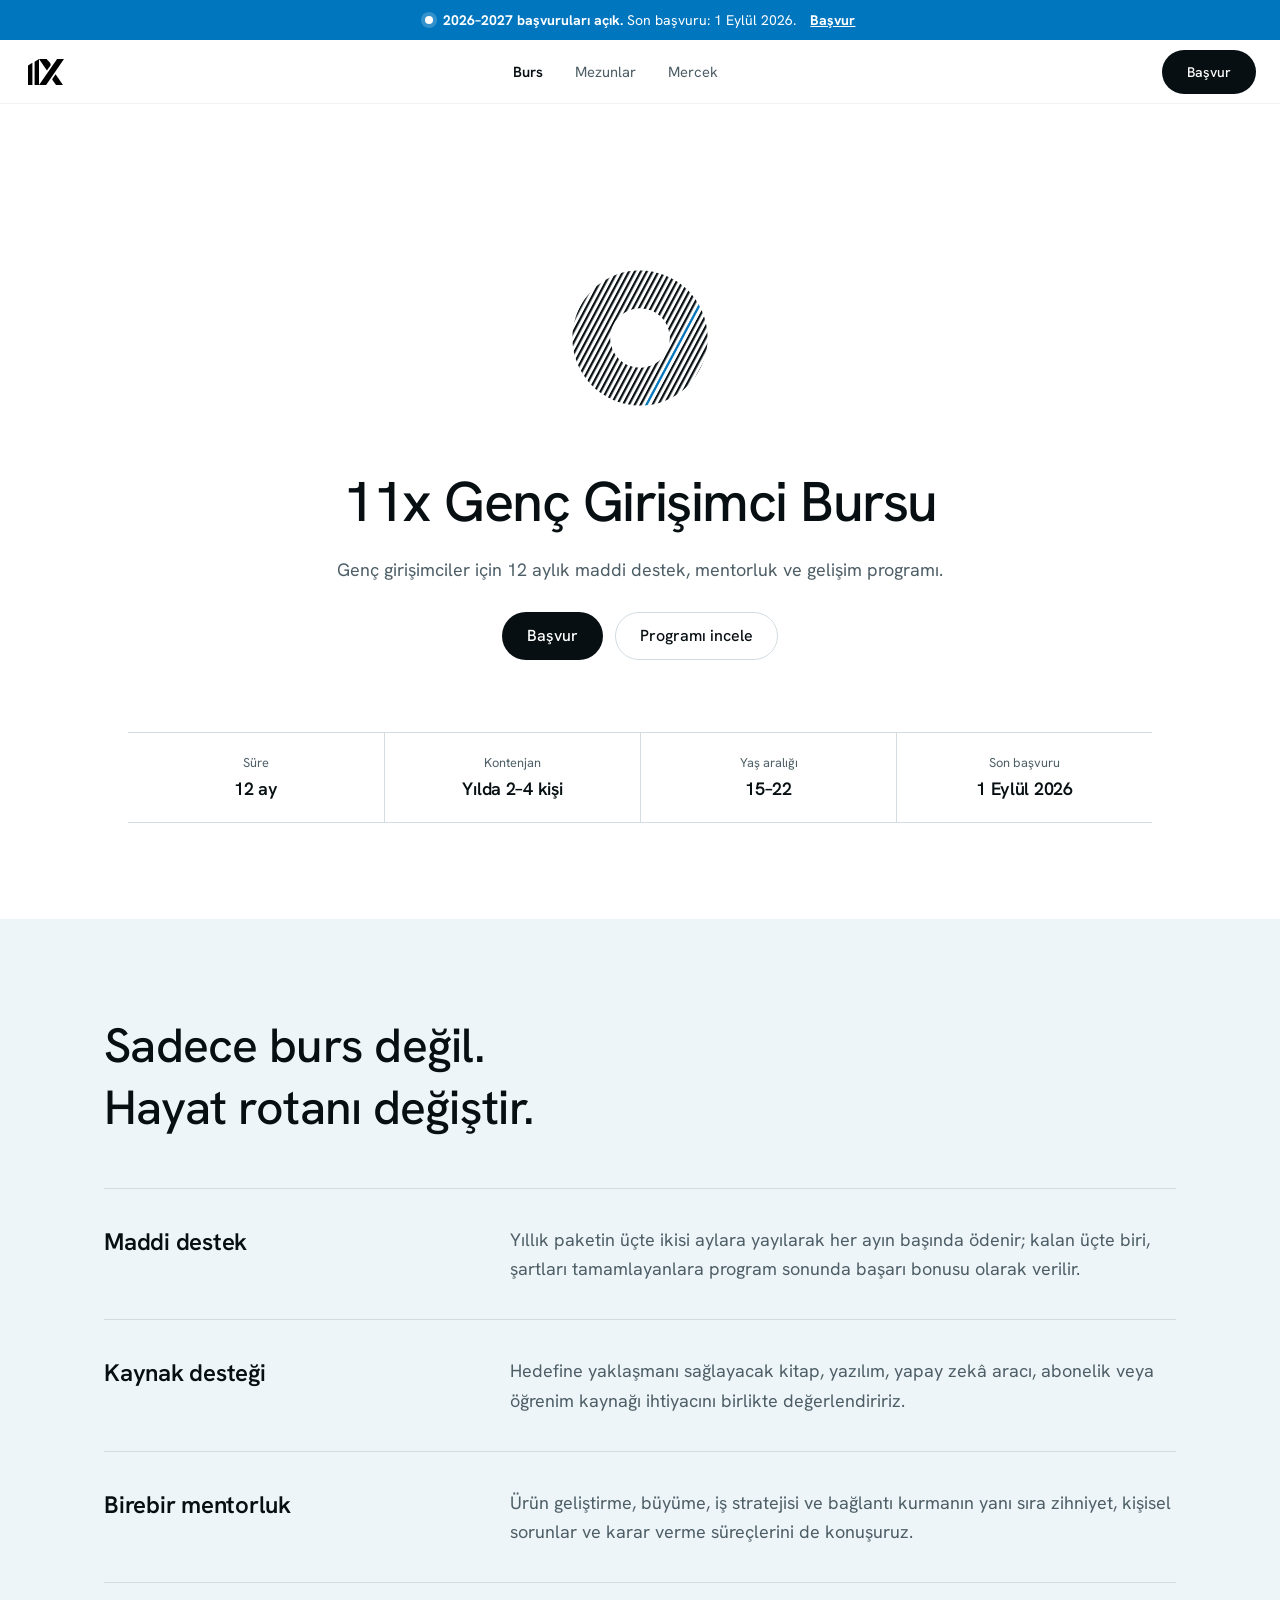
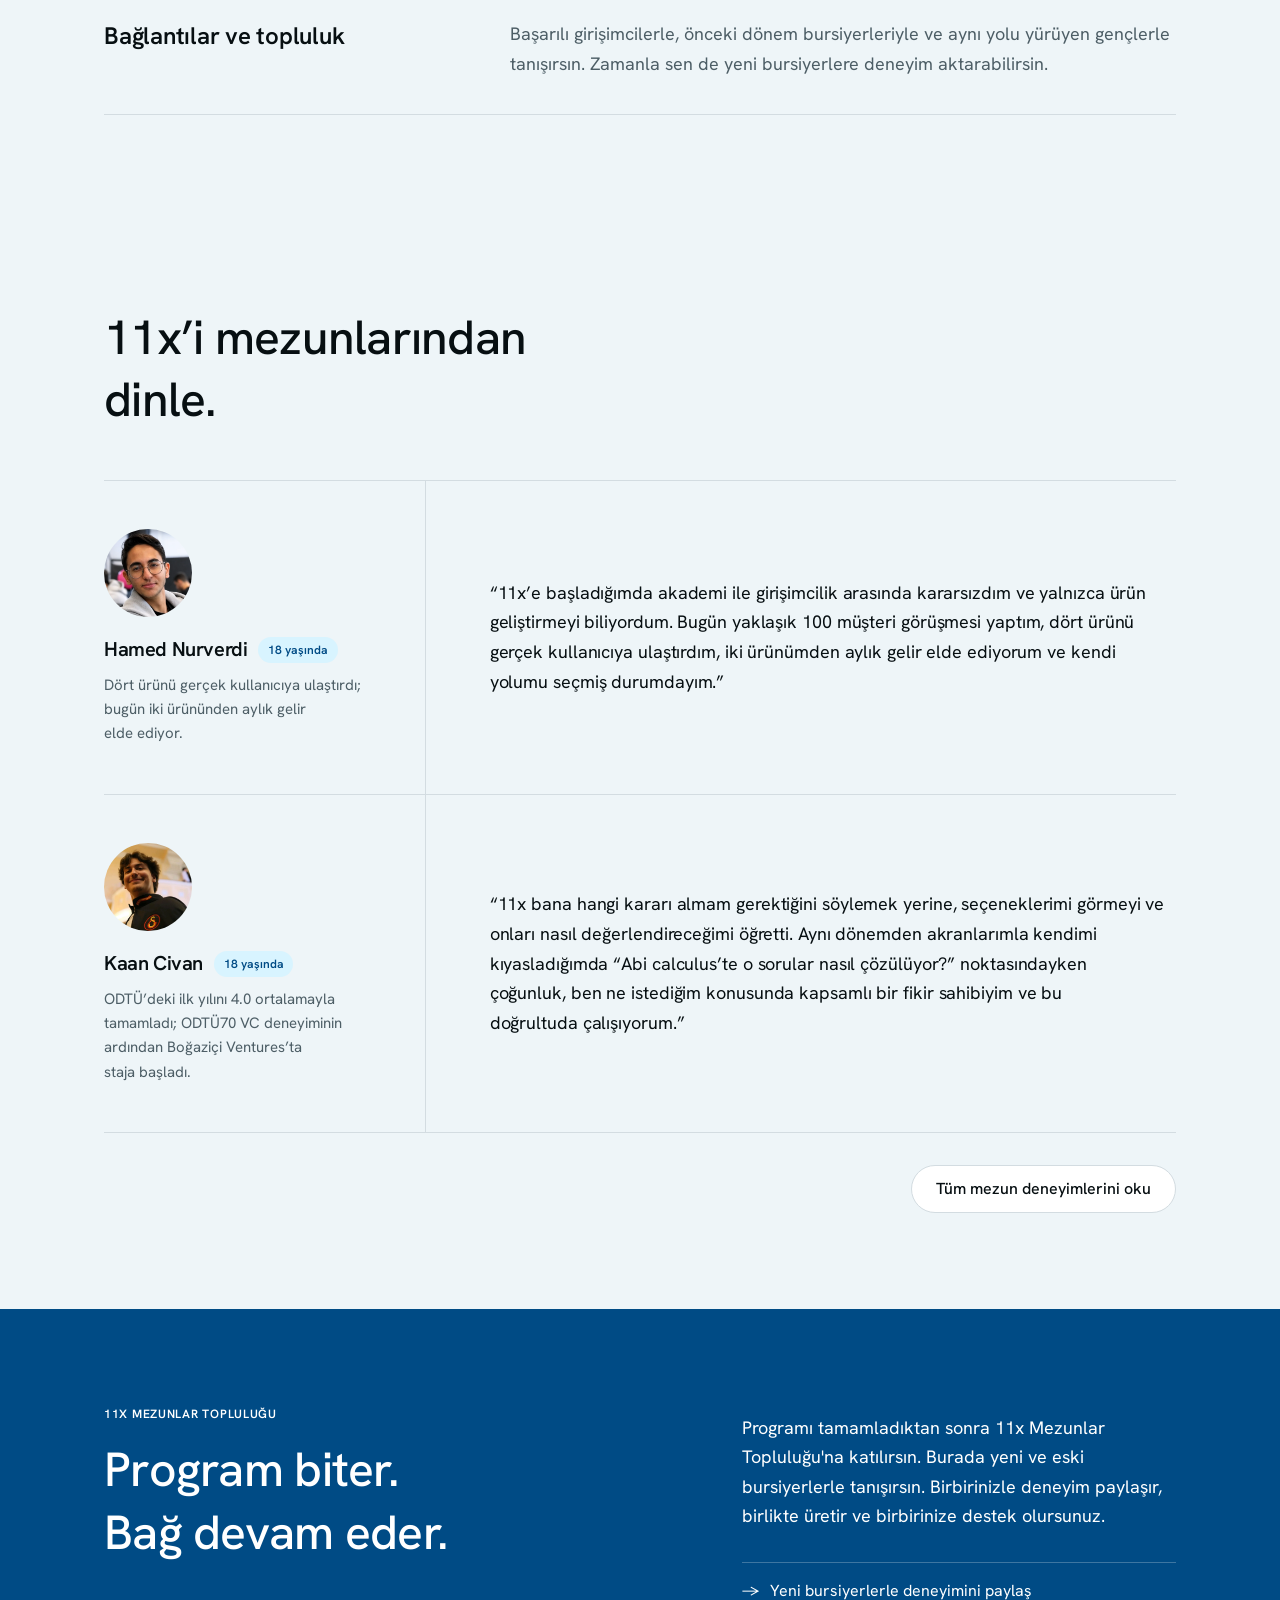
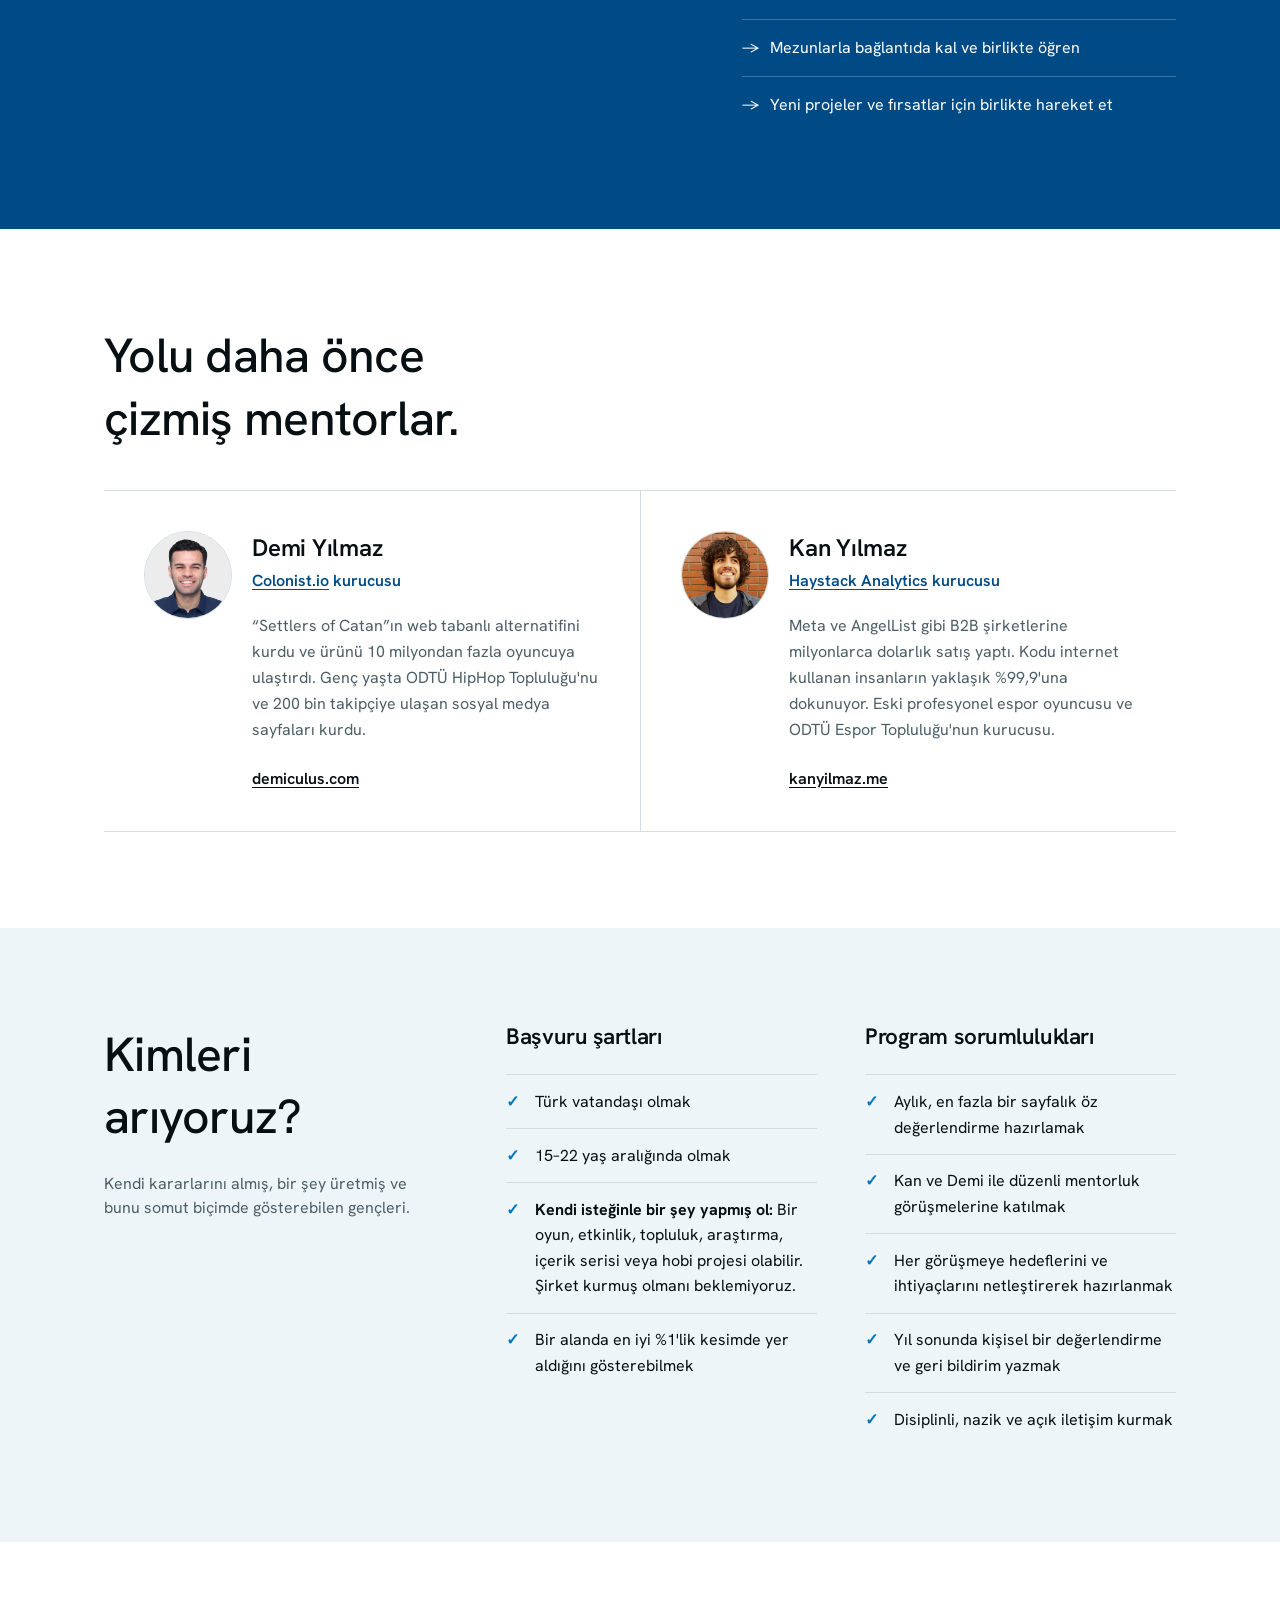
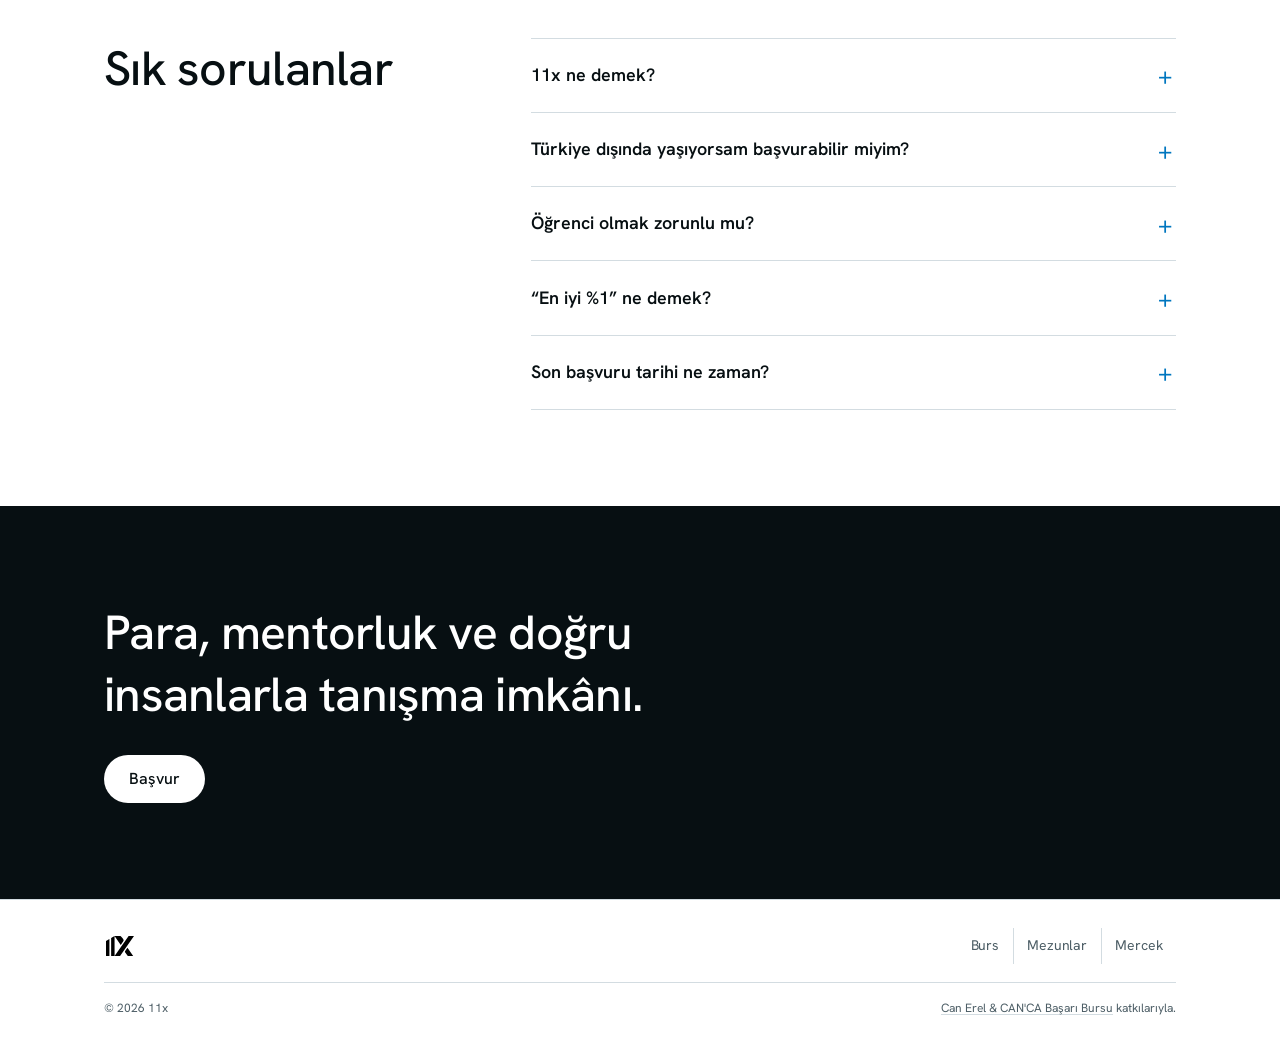
<file: index.html>
<!DOCTYPE html>
<html lang="tr">
  <head>
    <meta charset="utf-8">
    <!-- Google tag (gtag.js) -->
    <script async src="https://www.googletagmanager.com/gtag/js?id=G-90TMK4M0CC"></script>
    <script>
      window.dataLayer = window.dataLayer || [];
      function gtag(){dataLayer.push(arguments);}
      gtag('js', new Date());

      gtag('config', 'G-90TMK4M0CC');
    </script>
    <meta
      name="viewport"
      content="width=device-width, initial-scale=1, viewport-fit=cover"
    >
    <title>11x Genç Girişimci Bursu</title>
    <meta
      name="description"
      content="15–22 yaşındaki gençler için 12 aylık maddi destek, birebir mentorluk, kaynak ve girişimcilik programı. Son başvuru: 1 Eylül 2026."
    >
    <meta name="theme-color" content="oklch(1 0 0)">
    <meta property="og:title" content="11x Genç Girişimci Bursu">
    <meta
      property="og:description"
      content="Genç girişimciler için 12 aylık maddi destek, mentorluk ve gelişim programı. Son başvuru: 1 Eylül 2026."
    >
    <meta property="og:type" content="website">
    <meta property="og:url" content="https://11xburs.com/">
    <link rel="canonical" href="https://11xburs.com/">
    <link rel="icon" href="assets/11x-logo.svg" type="image/svg+xml">
    <link rel="preconnect" href="https://fonts.googleapis.com">
    <link rel="preconnect" href="https://fonts.gstatic.com" crossorigin>
    <link
      href="https://fonts.googleapis.com/css2?family=Hanken+Grotesk:wght@400;500;600;700&amp;display=swap"
      rel="stylesheet"
    >
    <link rel="stylesheet" href="styles.css?v=20260812.8">
  </head>
  <body>
    <a class="skip-link" href="#icerik">İçeriğe geç</a>

    <div class="announcement">
      <div class="container announcement__inner">
        <span class="announcement__dot" aria-hidden="true"></span>
        <p>
          <strong>2026–2027 başvuruları açık.</strong>
          Son başvuru: <time datetime="2026-09-01">1 Eylül 2026</time>.
        </p>
        <a
          href="https://forms.gle/wE8u88QNbs6UGq2R9"
          target="_blank"
          rel="noopener noreferrer"
        >
          Başvur
        </a>
      </div>
    </div>

    <header class="site-header">
      <nav class="container nav" aria-label="Ana navigasyon">
        <a class="wordmark" href="/" aria-label="11x ana sayfa">
          <img
            class="wordmark__logo"
            src="/assets/11x-logo.svg"
            alt=""
            width="861"
            height="606"
          >
        </a>
        <div class="nav__links">
          <a href="/" aria-current="page">Burs</a>
          <a href="/mezunlar/">Mezunlar</a>
          <a href="/mercek/">Mercek</a>
        </div>
        <a
          class="button button--small button--dark"
          href="https://forms.gle/wE8u88QNbs6UGq2R9"
          target="_blank"
          rel="noopener noreferrer"
        >
          Başvur
        </a>
      </nav>
    </header>

    <main id="icerik">
      <section class="hero container" aria-labelledby="hero-title">
        <img
          class="hero__art"
          src="assets/shape-02.svg"
          alt="Çizgili bir çember içinde diğerlerinden ayrılan tek kobalt çizgi"
          width="1200"
          height="900"
        >
        <div class="hero__copy">
          <h1 id="hero-title">11x Genç Girişimci Bursu</h1>
          <p class="hero__lead">
            Genç girişimciler için 12 aylık maddi destek, mentorluk ve gelişim
            programı.
          </p>
          <div class="hero__actions">
            <a
              class="button button--dark"
              href="https://forms.gle/wE8u88QNbs6UGq2R9"
              target="_blank"
              rel="noopener noreferrer"
            >
              Başvur
            </a>
            <a class="button button--outline" href="#destek">Programı incele</a>
          </div>
        </div>

        <dl class="fact-strip">
          <div>
            <dt>Süre</dt>
            <dd>12 ay</dd>
          </div>
          <div>
            <dt>Kontenjan</dt>
            <dd>Yılda 2–4 kişi</dd>
          </div>
          <div>
            <dt>Yaş aralığı</dt>
            <dd>15–22</dd>
          </div>
          <div>
            <dt>Son başvuru</dt>
            <dd><time datetime="2026-09-01">1 Eylül 2026</time></dd>
          </div>
        </dl>
      </section>

      <section class="section section--surface" id="destek">
        <div class="container">
          <div class="section-heading section-heading--solo">
            <h2>Sadece burs değil.<br>Hayat rotanı değiştir.</h2>
          </div>

          <div class="support-list">
            <article class="support-row">
              <h3>Maddi destek</h3>
              <div>
                <p>
                  Yıllık paketin üçte ikisi aylara yayılarak her ayın başında
                  ödenir; kalan üçte biri, şartları tamamlayanlara
                  program sonunda başarı bonusu olarak verilir.
                </p>
              </div>
            </article>
            <article class="support-row">
              <h3>Kaynak desteği</h3>
              <div>
                <p>
                  Hedefine yaklaşmanı sağlayacak kitap, yazılım, yapay zekâ
                  aracı, abonelik veya öğrenim kaynağı ihtiyacını birlikte
                  değerlendiririz.
                </p>
              </div>
            </article>
            <article class="support-row">
              <h3>Birebir mentorluk</h3>
              <div>
                <p>
                  Ürün geliştirme, büyüme, iş stratejisi ve bağlantı kurmanın
                  yanı sıra zihniyet, kişisel sorunlar ve karar verme
                  süreçlerini de konuşuruz.
                </p>
              </div>
            </article>
            <article class="support-row">
              <h3>Bağlantılar ve topluluk</h3>
              <div>
                <p>
                  Başarılı girişimcilerle, önceki dönem bursiyerleriyle ve aynı
                  yolu yürüyen gençlerle tanışırsın. Zamanla sen de yeni
                  bursiyerlere deneyim aktarabilirsin.
                </p>
              </div>
            </article>
          </div>
        </div>
      </section>

      <section class="section alumni-voices" aria-labelledby="mezun-sesi-baslik">
        <div class="container">
          <div class="section-heading section-heading--solo">
            <h2 id="mezun-sesi-baslik">11x’i mezunlarından<br>dinle.</h2>
          </div>

          <article class="alumni-highlight">
            <div class="alumni-highlight__person">
              <img
                class="alumni-portrait alumni-portrait--small"
                src="assets/hamed.webp"
                alt=""
                width="640"
                height="640"
              >
              <div>
                <h3>
                  Hamed Nurverdi <span class="age-badge">18 yaşında</span>
                </h3>
                <p>
                  Dört ürünü gerçek kullanıcıya ulaştırdı; bugün iki ürününden
                  aylık gelir elde ediyor.
                </p>
              </div>
            </div>
            <figure class="alumni-highlight__quote">
              <blockquote>
                “11x’e başladığımda akademi ile girişimcilik arasında
                kararsızdım ve yalnızca ürün geliştirmeyi biliyordum. Bugün
                yaklaşık 100 müşteri görüşmesi yaptım, dört ürünü gerçek
                kullanıcıya ulaştırdım, iki ürünümden aylık gelir elde ediyorum
                ve kendi yolumu seçmiş durumdayım.”
              </blockquote>
            </figure>
          </article>

          <article class="alumni-highlight">
            <div class="alumni-highlight__person">
              <img
                class="alumni-portrait alumni-portrait--small"
                src="assets/kaan-civan.webp"
                alt=""
                width="640"
                height="640"
              >
              <div>
                <h3>
                  Kaan Civan <span class="age-badge">18 yaşında</span>
                </h3>
                <p>
                  ODTÜ’deki ilk yılını 4.0 ortalamayla tamamladı; ODTÜ70 VC
                  deneyiminin ardından Boğaziçi Ventures’ta staja başladı.
                </p>
              </div>
            </div>
            <figure class="alumni-highlight__quote">
              <blockquote>
                “11x bana hangi kararı almam gerektiğini söylemek yerine,
                seçeneklerimi görmeyi ve onları nasıl değerlendireceğimi
                öğretti. Aynı dönemden akranlarımla kendimi kıyasladığımda
                “Abi calculus’te o sorular nasıl çözülüyor?” noktasındayken
                çoğunluk, ben ne istediğim konusunda kapsamlı bir fikir
                sahibiyim ve bu doğrultuda çalışıyorum.”
              </blockquote>
            </figure>
          </article>

          <div class="alumni-voices__footer">
            <a class="button button--outline" href="mezunlar/">
              Tüm mezun deneyimlerini oku
            </a>
          </div>
        </div>
      </section>

      <section class="section community">
        <div class="container community__layout">
          <div>
            <p class="community__label">11x Mezunlar Topluluğu</p>
            <h2>Program biter.<br>Bağ devam eder.</h2>
          </div>
          <div class="community__copy">
            <p>
              Programı tamamladıktan sonra 11x Mezunlar Topluluğu'na
              katılırsın. Burada yeni ve eski bursiyerlerle tanışırsın.
              Birbirinizle deneyim paylaşır, birlikte üretir ve birbirinize
              destek olursunuz.
            </p>
            <ul>
              <li>Yeni bursiyerlerle deneyimini paylaş</li>
              <li>Mezunlarla bağlantıda kal ve birlikte öğren</li>
              <li>Yeni projeler ve fırsatlar için birlikte hareket et</li>
            </ul>
          </div>
        </div>
      </section>

      <section class="section" id="mentorlar">
        <div class="container">
          <div class="section-heading section-heading--compact">
            <h2>Yolu daha önce<br>çizmiş mentorlar.</h2>
          </div>

          <div class="mentors">
            <article class="mentor">
              <img
                class="mentor__photo"
                src="assets/demi-yilmaz.webp"
                alt=""
                width="640"
                height="640"
              >
              <div class="mentor__content">
                <h3>Demi Yılmaz</h3>
                <p class="mentor__role">
                  <a
                    href="https://colonist.io"
                    target="_blank"
                    rel="noopener noreferrer"
                  >Colonist.io</a>
                  kurucusu
                </p>
                <p>
                  “Settlers of Catan”ın web tabanlı alternatifini kurdu ve
                  ürünü 10 milyondan fazla oyuncuya ulaştırdı. Genç yaşta ODTÜ
                  HipHop Topluluğu'nu ve 200 bin takipçiye ulaşan sosyal medya
                  sayfaları kurdu.
                </p>
                <a
                  href="https://demiculus.com"
                  target="_blank"
                  rel="noopener noreferrer"
                >
                  demiculus.com
                </a>
              </div>
            </article>

            <article class="mentor">
              <img
                class="mentor__photo"
                src="assets/kan-yilmaz.webp"
                alt=""
                width="640"
                height="640"
              >
              <div class="mentor__content">
                <h3>Kan Yılmaz</h3>
                <p class="mentor__role">
                  <a
                    href="https://www.usehaystack.io"
                    target="_blank"
                    rel="noopener noreferrer"
                  >Haystack Analytics</a>
                  kurucusu
                </p>
                <p>
                  Meta ve AngelList gibi B2B şirketlerine milyonlarca dolarlık
                  satış yaptı. Kodu internet kullanan insanların yaklaşık
                  %99,9'una dokunuyor. Eski profesyonel espor oyuncusu ve ODTÜ
                  Espor Topluluğu'nun kurucusu.
                </p>
                <a
                  href="https://kanyilmaz.me"
                  target="_blank"
                  rel="noopener noreferrer"
                >
                  kanyilmaz.me
                </a>
              </div>
            </article>
          </div>
        </div>
      </section>

      <section class="section section--surface" id="beklentiler">
        <div class="container requirements">
          <div>
            <h2>Kimleri arıyoruz?</h2>
            <p>
              Kendi kararlarını almış, bir şey üretmiş ve bunu somut biçimde
              gösterebilen gençleri.
            </p>
          </div>
          <div class="requirements__columns">
            <div>
              <h3>Başvuru şartları</h3>
              <ul class="check-list">
                <li>Türk vatandaşı olmak</li>
                <li>15–22 yaş aralığında olmak</li>
                <li>
                  <strong>Kendi isteğinle bir şey yapmış ol:</strong> Bir oyun,
                  etkinlik, topluluk, araştırma, içerik serisi veya hobi
                  projesi olabilir. Şirket kurmuş olmanı beklemiyoruz.
                </li>
                <li>Bir alanda en iyi %1'lik kesimde yer aldığını gösterebilmek</li>
              </ul>
            </div>
            <div>
              <h3>Program sorumlulukları</h3>
              <ul class="check-list">
                <li>Aylık, en fazla bir sayfalık öz değerlendirme hazırlamak</li>
                <li>Kan ve Demi ile düzenli mentorluk görüşmelerine katılmak</li>
                <li>
                  Her görüşmeye hedeflerini ve ihtiyaçlarını netleştirerek
                  hazırlanmak
                </li>
                <li>
                  Yıl sonunda kişisel bir değerlendirme ve geri bildirim yazmak
                </li>
                <li>Disiplinli, nazik ve açık iletişim kurmak</li>
              </ul>
            </div>
          </div>
        </div>
      </section>

      <section class="section" id="sorular">
        <div class="container faq-layout">
          <div>
            <h2>Sık sorulanlar</h2>
          </div>
          <div class="faq">
            <details>
              <summary>11x ne demek?</summary>
              <p>
                <strong>1 + 1 = 11x.</strong> Bir genç ile doğru desteğin bir
                araya gelmesiyle oluşan çarpan etkisi.
              </p>
            </details>
            <details>
              <summary>Türkiye dışında yaşıyorsam başvurabilir miyim?</summary>
              <p>
                Evet. Türkiye'de veya yurt dışında yaşayan Türk vatandaşları
                başvurabilir.
              </p>
            </details>
            <details>
              <summary>Öğrenci olmak zorunlu mu?</summary>
              <p>
                Hayır. Temel kriterler yaş aralığı, Türk vatandaşlığı, daha
                önce proje üretmiş olmak ve bir alandaki sıra dışı başarını
                gösterebilmektir.
              </p>
            </details>
            <details>
              <summary>“En iyi %1” ne demek?</summary>
              <p>
                Bir oyunda sıralama, sporda derece, akademik başarı, takipçi
                sayısı, açık kaynak katkısı, dil seviyesi veya ürettiğin
                projenin sonucu gibi somut bir kanıt arıyoruz.
              </p>
            </details>
            <details>
              <summary>Son başvuru tarihi ne zaman?</summary>
              <p>
                Son başvuru tarihi 1 Eylül 2026'dır.
              </p>
            </details>
          </div>
        </div>
      </section>

      <section class="section application" id="basvuru">
        <div class="container">
          <div class="application__intro">
            <h2>Para, mentorluk ve doğru insanlarla tanışma imkânı.</h2>
            <a
              class="button button--light"
              href="https://forms.gle/wE8u88QNbs6UGq2R9"
              target="_blank"
              rel="noopener noreferrer"
            >
              Başvur
            </a>
          </div>
        </div>
      </section>
    </main>

    <footer class="footer">
      <div class="container">
        <div class="footer__row">
          <a
            class="wordmark wordmark--footer"
            href="/"
            aria-label="11x ana sayfa"
          >
            <img
              class="wordmark__logo"
              src="/assets/11x-logo.svg"
              alt=""
              width="861"
              height="606"
            >
          </a>
          <ul class="footer__nav">
            <li><a href="/" aria-current="page">Burs</a></li>
            <li><a href="/mezunlar/">Mezunlar</a></li>
            <li><a href="/mercek/">Mercek</a></li>
          </ul>
        </div>
        <div class="footer__meta">
          <span>© 2026 11x</span>
          <p>
            <a
              href="https://canerel.com.tr/basari-bursu"
              target="_blank"
              rel="noopener noreferrer"
            >Can Erel &amp; CAN'CA Başarı Bursu</a>
            katkılarıyla.
          </p>
        </div>
      </div>
    </footer>
  </body>
</html>
</file>
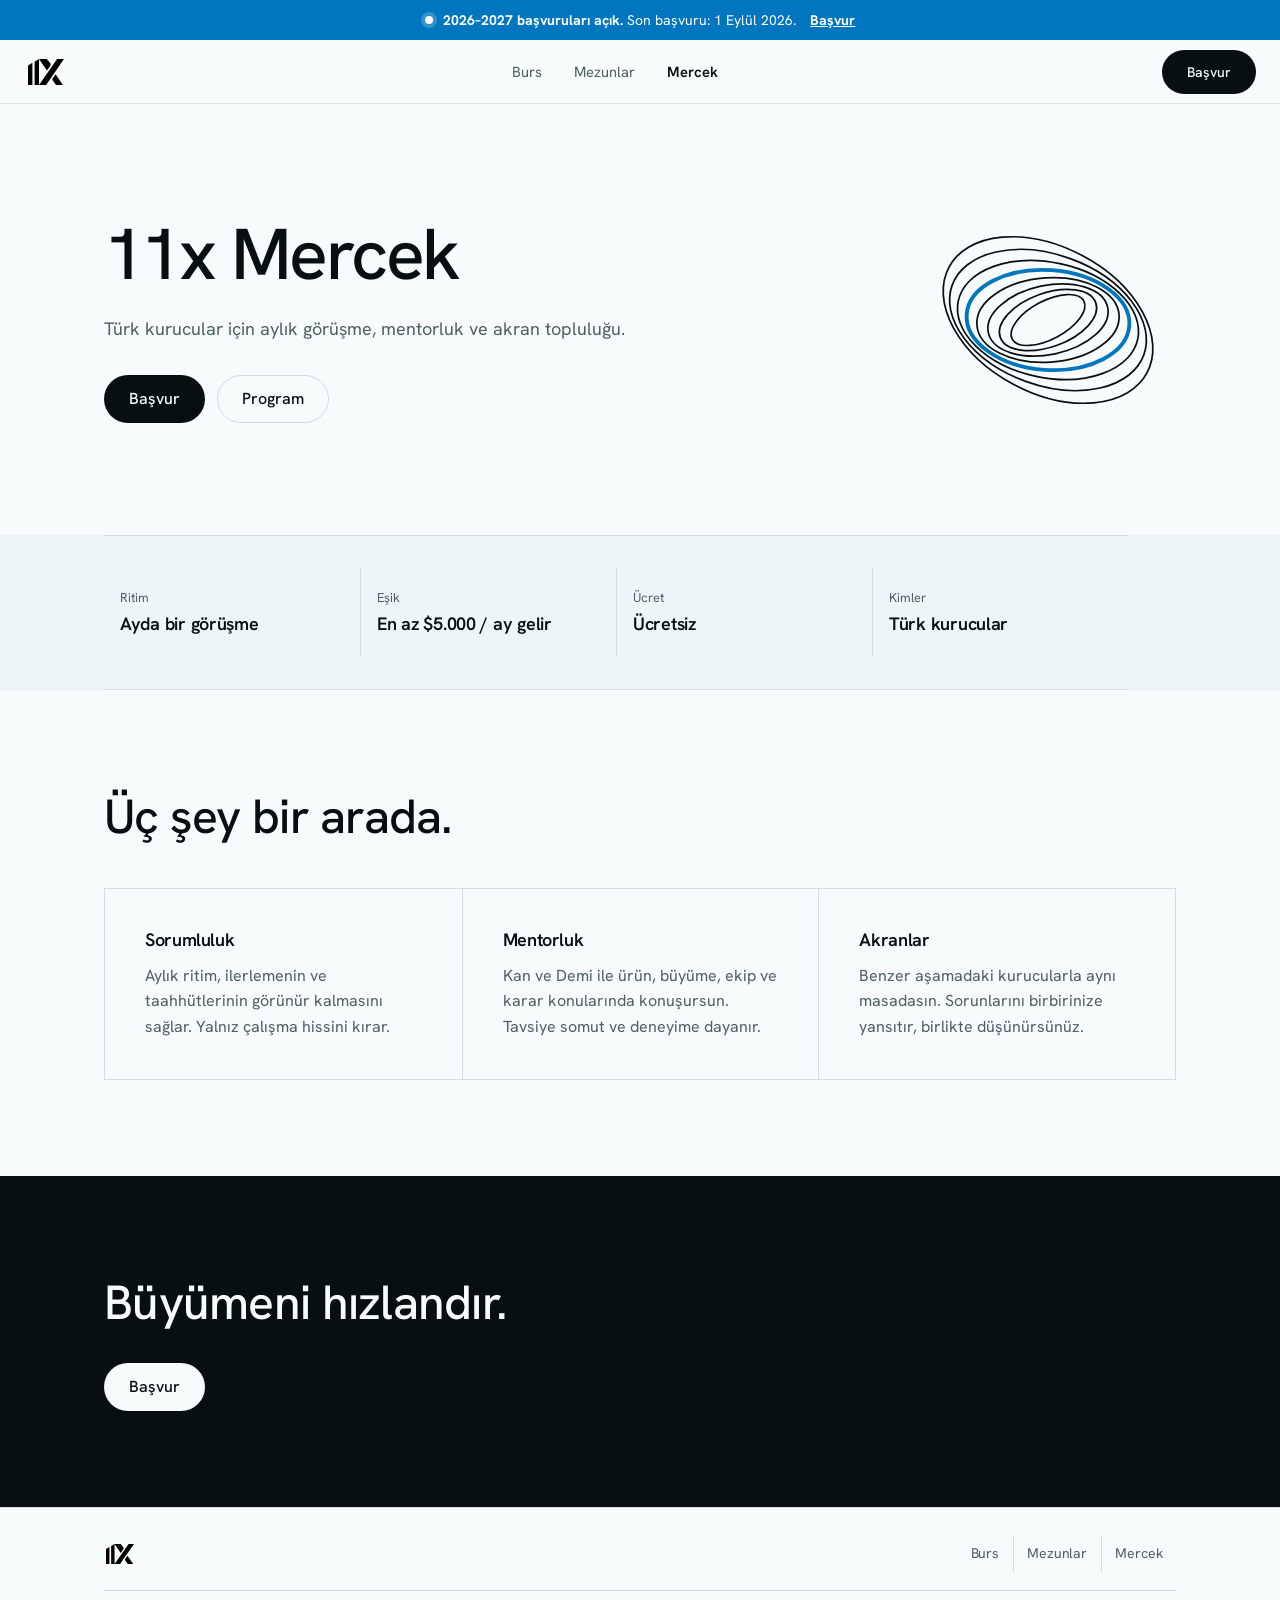
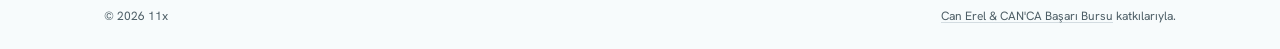
<file: mercek/index.html>
<!DOCTYPE html>
<html lang="tr">
  <head>
    <meta charset="utf-8">
    <!-- Google tag (gtag.js) -->
    <script async src="https://www.googletagmanager.com/gtag/js?id=G-90TMK4M0CC"></script>
    <script>
      window.dataLayer = window.dataLayer || [];
      function gtag(){dataLayer.push(arguments);}
      gtag('js', new Date());

      gtag('config', 'G-90TMK4M0CC');
    </script>
    <meta
      name="viewport"
      content="width=device-width, initial-scale=1, viewport-fit=cover"
    >
    <title>11x Mercek | Gelir elde eden Türk kurucular için</title>
    <meta
      name="description"
      content="Aylık en az 5.000 USD gelir elde eden Türk kurucular için ücretsiz aylık görüşme, mentorluk ve akran topluluğu."
    >
    <meta name="theme-color" content="oklch(0.16 0.015 230)">
    <meta property="og:title" content="11x Mercek">
    <meta
      property="og:description"
      content="Accountability, mentorluk ve benzer aşamadaki kurucularla aylık görüşmeler. Ücretsiz."
    >
    <meta property="og:type" content="website">
    <meta property="og:url" content="https://11xburs.com/mercek/">
    <link rel="canonical" href="https://11xburs.com/mercek/">
    <link rel="icon" href="../assets/11x-logo.svg" type="image/svg+xml">
    <link rel="preconnect" href="https://fonts.googleapis.com">
    <link rel="preconnect" href="https://fonts.gstatic.com" crossorigin>
    <link
      href="https://fonts.googleapis.com/css2?family=Hanken+Grotesk:wght@400;500;600;700&amp;display=swap"
      rel="stylesheet"
    >
    <link rel="stylesheet" href="../styles.css?v=20260812.8">
  </head>
  <body class="page-mercek">
    <a class="skip-link" href="#icerik">İçeriğe geç</a>

    <div class="announcement">
      <div class="container announcement__inner">
        <span class="announcement__dot" aria-hidden="true"></span>
        <p>
          <strong>2026–2027 başvuruları açık.</strong>
          Son başvuru: <time datetime="2026-09-01">1 Eylül 2026</time>.
        </p>
        <a
          href="https://forms.gle/wE8u88QNbs6UGq2R9"
          target="_blank"
          rel="noopener noreferrer"
        >
          Başvur
        </a>
      </div>
    </div>

    <header class="site-header">
      <nav class="container nav" aria-label="Ana navigasyon">
        <a class="wordmark" href="/" aria-label="11x ana sayfa">
          <img
            class="wordmark__logo"
            src="/assets/11x-logo.svg"
            alt=""
            width="861"
            height="606"
          >
        </a>
        <div class="nav__links">
          <a href="/">Burs</a>
          <a href="/mezunlar/">Mezunlar</a>
          <a href="/mercek/" aria-current="page">Mercek</a>
        </div>
        <a
          class="button button--small button--dark"
          href="https://forms.gle/wE8u88QNbs6UGq2R9"
          target="_blank"
          rel="noopener noreferrer"
        >
          Başvur
        </a>
      </nav>
    </header>

    <main id="icerik">
      <section class="mercek-hero container" aria-labelledby="mercek-baslik">
        <div class="mercek-hero__copy">
          <h1 id="mercek-baslik">11x Mercek</h1>
          <p class="mercek-hero__lead">
            Türk kurucular için aylık görüşme, mentorluk ve akran topluluğu.
          </p>
          <div class="mercek-hero__actions">
            <a
              class="button button--dark"
              href="https://forms.gle/DDXF66MxavWBtj5W9"
              target="_blank"
              rel="noopener noreferrer"
            >
              Başvur
            </a>
            <a class="button button--outline" href="#program">Program</a>
          </div>
        </div>
        <img
          class="mercek-hero__art"
          src="../assets/mercek-orbits.svg"
          alt="Birbirine yaklaşan koyu halkaların arasında tek bir kobalt halka"
          width="1200"
          height="900"
        >
      </section>

      <section class="section section--surface mercek-facts-wrap">
        <div class="container">
          <dl class="fact-strip fact-strip--mercek">
            <div>
              <dt>Ritim</dt>
              <dd>Ayda bir görüşme</dd>
            </div>
            <div>
              <dt>Eşik</dt>
              <dd>En az $5.000 / ay gelir</dd>
            </div>
            <div>
              <dt>Ücret</dt>
              <dd>Ücretsiz</dd>
            </div>
            <div>
              <dt>Kimler</dt>
              <dd>Türk kurucular</dd>
            </div>
          </dl>
        </div>
      </section>

      <section class="section" id="program" aria-labelledby="mercek-program-baslik">
        <div class="container">
          <div class="section-heading section-heading--solo section-heading--compact">
            <h2 id="mercek-program-baslik">Üç şey bir arada.</h2>
          </div>
          <div class="mercek-pillars">
            <article class="mercek-pillar">
              <h3>Sorumluluk</h3>
              <p>
                Aylık ritim, ilerlemenin ve taahhütlerinin görünür kalmasını
                sağlar. Yalnız çalışma hissini kırar.
              </p>
            </article>
            <article class="mercek-pillar">
              <h3>Mentorluk</h3>
              <p>
                Kan ve Demi ile ürün, büyüme, ekip ve karar konularında
                konuşursun. Tavsiye somut ve deneyime dayanır.
              </p>
            </article>
            <article class="mercek-pillar">
              <h3>Akranlar</h3>
              <p>
                Benzer aşamadaki kurucularla aynı masadasın. Sorunlarını
                birbirinize yansıtır, birlikte düşünürsünüz.
              </p>
            </article>
          </div>
        </div>
      </section>

      <section class="section application application--mercek" id="basvuru">
        <div class="container">
          <div class="application__intro">
            <h2>Büyümeni hızlandır.</h2>
            <a
              class="button button--light"
              href="https://forms.gle/DDXF66MxavWBtj5W9"
              target="_blank"
              rel="noopener noreferrer"
            >
              Başvur
            </a>
          </div>
        </div>
      </section>
    </main>

    <footer class="footer">
      <div class="container">
        <div class="footer__row">
          <a
            class="wordmark wordmark--footer"
            href="/"
            aria-label="11x ana sayfa"
          >
            <img
              class="wordmark__logo"
              src="/assets/11x-logo.svg"
              alt=""
              width="861"
              height="606"
            >
          </a>
          <ul class="footer__nav">
            <li><a href="/">Burs</a></li>
            <li><a href="/mezunlar/">Mezunlar</a></li>
            <li><a href="/mercek/" aria-current="page">Mercek</a></li>
          </ul>
        </div>
        <div class="footer__meta">
          <span>© 2026 11x</span>
          <p>
            <a
              href="https://canerel.com.tr/basari-bursu"
              target="_blank"
              rel="noopener noreferrer"
            >Can Erel &amp; CAN'CA Başarı Bursu</a>
            katkılarıyla.
          </p>
        </div>
      </div>
    </footer>
  </body>
</html>
</file>
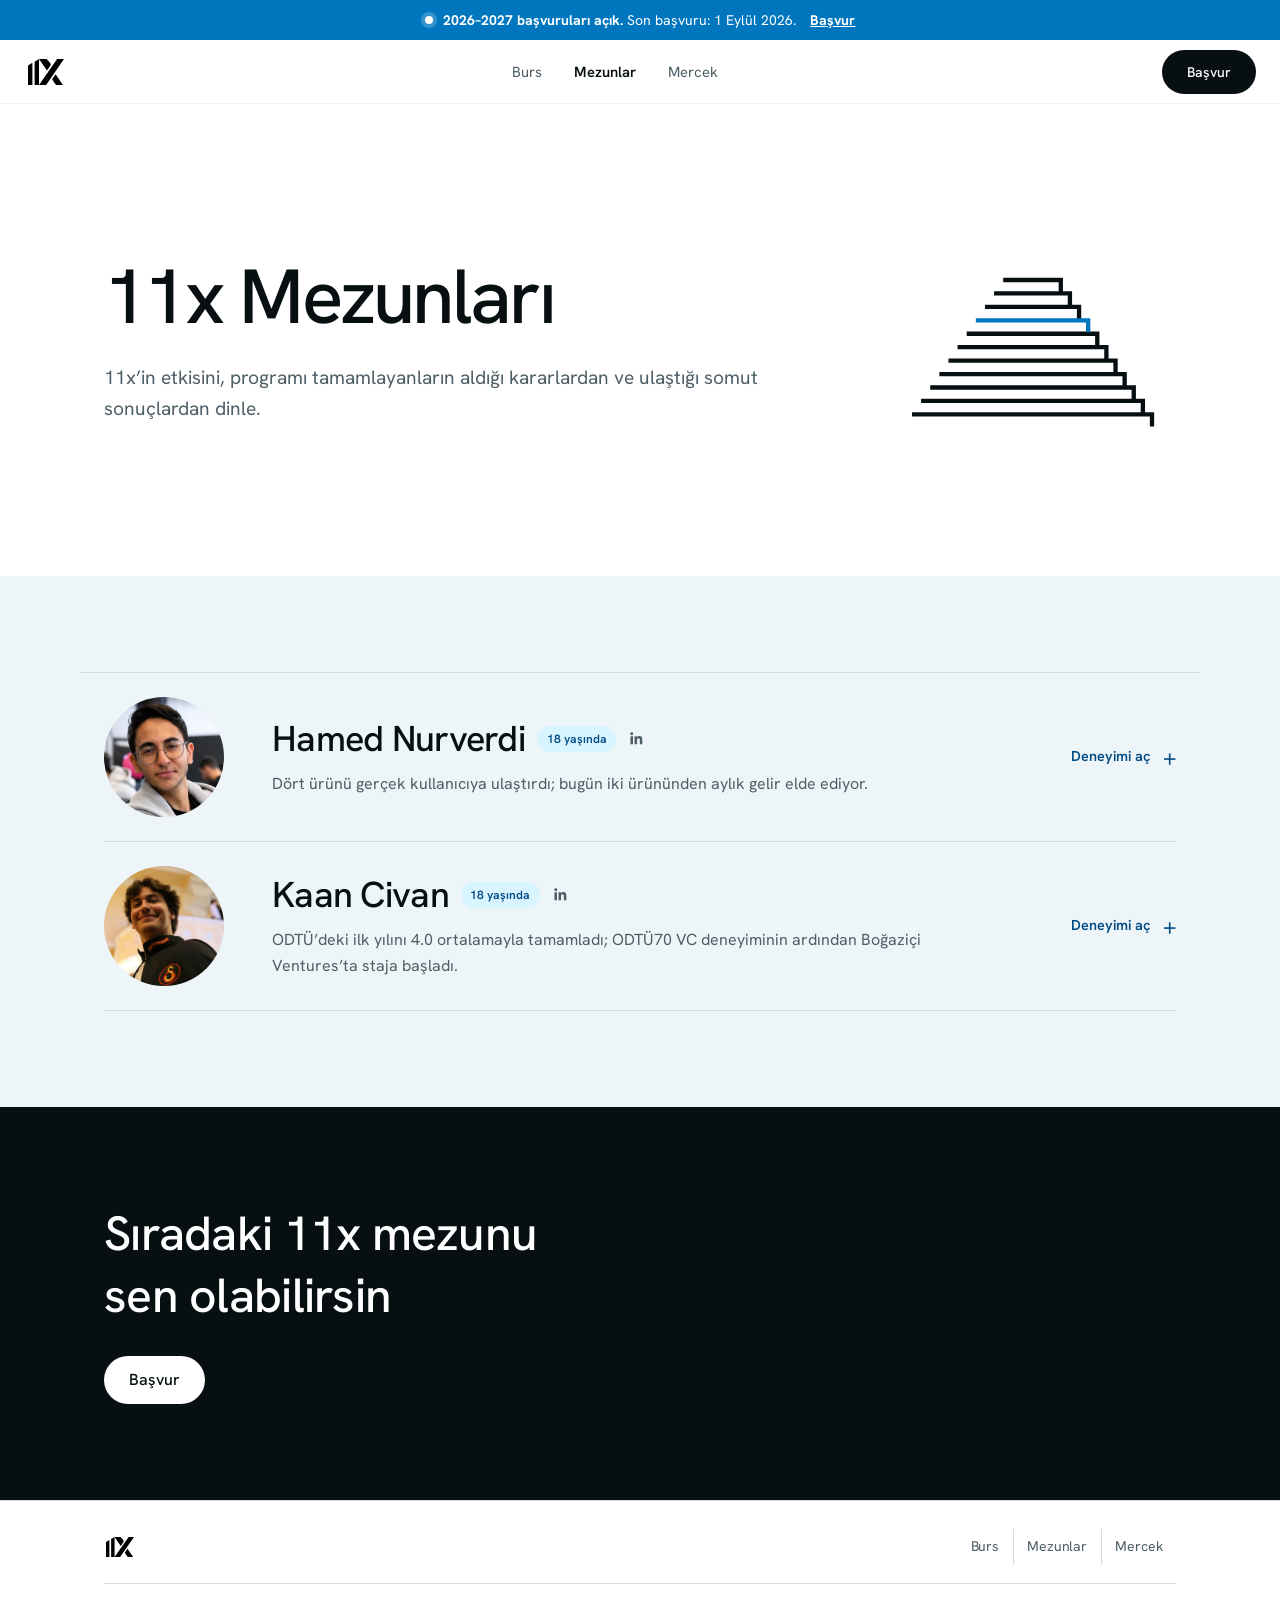
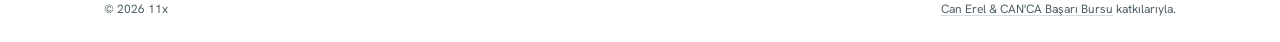
<file: mezunlar/index.html>
<!DOCTYPE html>
<html lang="tr">
  <head>
    <meta charset="utf-8">
    <!-- Google tag (gtag.js) -->
    <script async src="https://www.googletagmanager.com/gtag/js?id=G-90TMK4M0CC"></script>
    <script>
      window.dataLayer = window.dataLayer || [];
      function gtag(){dataLayer.push(arguments);}
      gtag('js', new Date());

      gtag('config', 'G-90TMK4M0CC');
    </script>
    <meta
      name="viewport"
      content="width=device-width, initial-scale=1, viewport-fit=cover"
    >
    <title>11x Mezunları | 11x Genç Girişimci Bursu</title>
    <meta
      name="description"
      content="11x mezunlarını, program boyunca aldıkları kararları ve 11x deneyimlerini tanıyın."
    >
    <meta name="theme-color" content="oklch(1 0 0)">
    <meta property="og:title" content="11x Mezunları">
    <meta
      property="og:description"
      content="11x mezunlarının program boyunca aldığı kararlar, ulaştığı sonuçlar ve deneyimleri."
    >
    <meta property="og:type" content="website">
    <meta property="og:url" content="https://11xburs.com/mezunlar/">
    <link rel="canonical" href="https://11xburs.com/mezunlar/">
    <link rel="icon" href="../assets/11x-logo.svg" type="image/svg+xml">
    <link rel="preconnect" href="https://fonts.googleapis.com">
    <link rel="preconnect" href="https://fonts.gstatic.com" crossorigin>
    <link
      href="https://fonts.googleapis.com/css2?family=Hanken+Grotesk:wght@400;500;600;700&amp;display=swap"
      rel="stylesheet"
    >
    <link rel="stylesheet" href="../styles.css?v=20260812.8">
  </head>
  <body>
    <a class="skip-link" href="#icerik">İçeriğe geç</a>

    <div class="announcement">
      <div class="container announcement__inner">
        <span class="announcement__dot" aria-hidden="true"></span>
        <p>
          <strong>2026–2027 başvuruları açık.</strong>
          Son başvuru: <time datetime="2026-09-01">1 Eylül 2026</time>.
        </p>
        <a
          href="https://forms.gle/wE8u88QNbs6UGq2R9"
          target="_blank"
          rel="noopener noreferrer"
        >
          Başvur
        </a>
      </div>
    </div>

    <header class="site-header">
      <nav class="container nav" aria-label="Ana navigasyon">
        <a class="wordmark" href="/" aria-label="11x ana sayfa">
          <img
            class="wordmark__logo"
            src="/assets/11x-logo.svg"
            alt=""
            width="861"
            height="606"
          >
        </a>
        <div class="nav__links">
          <a href="/">Burs</a>
          <a href="/mezunlar/" aria-current="page">Mezunlar</a>
          <a href="/mercek/">Mercek</a>
        </div>
        <a
          class="button button--small button--dark"
          href="https://forms.gle/wE8u88QNbs6UGq2R9"
          target="_blank"
          rel="noopener noreferrer"
        >
          Başvur
        </a>
      </nav>
    </header>

    <main id="icerik">
      <section class="alumni-page-hero container" aria-labelledby="mezunlar-baslik">
        <div class="alumni-page-hero__copy">
          <h1 id="mezunlar-baslik">11x Mezunları</h1>
          <p>
            11x’in etkisini, programı tamamlayanların aldığı kararlardan ve
            ulaştığı somut sonuçlardan dinle.
          </p>
        </div>
        <img
          class="alumni-page-hero__art"
          src="../assets/terraced-scale.svg"
          alt="Koyu renkli basamakların arasında tek bir kobalt basamak"
          width="1200"
          height="900"
        >
      </section>

      <section class="section section--surface alumni-directory" aria-label="11x mezunları">
        <div class="container graduate-list">
          <details class="graduate-entry" id="hamed-nurverdi">
            <summary>
              <img
                class="alumni-portrait"
                src="../assets/hamed.webp"
                alt=""
                width="640"
                height="640"
              >
              <span class="graduate-entry__identity">
                <span class="graduate-entry__name">
                  <strong>Hamed Nurverdi</strong>
                  <span class="graduate-entry__badges">
                    <span class="age-badge">18 yaşında</span>
                    <a
                      class="profile-link"
                      href="https://www.linkedin.com/in/hamed-nurverdi-080999218/?locale=en"
                      target="_blank"
                      rel="noopener noreferrer"
                      aria-label="Hamed Nurverdi’nin LinkedIn profilini aç"
                      title="LinkedIn"
                    >
                    <svg viewBox="0 0 24 24" aria-hidden="true" focusable="false"><path fill="currentColor" d="M20.45 20.45h-3.56v-5.57c0-1.33-.02-3.04-1.85-3.04-1.85 0-2.14 1.45-2.14 2.94v5.67H9.35V9h3.41v1.56h.05c.48-.9 1.64-1.85 3.37-1.85 3.6 0 4.27 2.37 4.27 5.46v6.28ZM5.34 7.43a2.06 2.06 0 1 1 0-4.12 2.06 2.06 0 0 1 0 4.12Zm1.78 13.02H3.55V9h3.57v11.45Z"/></svg>
                    </a>
                  </span>
                </span>
                <span class="graduate-entry__bio">
                  Dört ürünü gerçek kullanıcıya ulaştırdı; bugün iki ürününden
                  aylık gelir elde ediyor.
                </span>
              </span>
              <span class="graduate-entry__toggle" aria-hidden="true">
                <span class="graduate-entry__open-label">Deneyimi aç</span>
                <span class="graduate-entry__close-label">Deneyimi kapat</span>
              </span>
            </summary>

            <div class="graduate-entry__body">
              <figure class="graduate-story">
                <figcaption>Kararsızlıktan netliğe</figcaption>
                <blockquote>
                  “11x olmasaydı akademi ile girişimcilik arasında kararsız
                  kalmaya devam ederdim. Gerçek müşterilerle konuşup ürünlerimi
                  kullanıma açtıkça kendi işimi kurmak istediğimden emin oldum.”
                </blockquote>
              </figure>

              <figure class="graduate-story">
                <figcaption>Önce konuş, sonra geliştir</figcaption>
                <blockquote>
                  “Önceden bir fikir bulup doğrudan ürünü geliştiriyordum.
                  11x’ten sonra önce potansiyel müşterilerle konuşmaya başladım.
                  Yaklaşık 100 görüşme sayesinde hangi problemlerin gerçek
                  olduğunu, insanların neye ödeme yapacağını ve neyi
                  geliştirmemem gerektiğini daha hızlı anlayabiliyorum.”
                </blockquote>
              </figure>

              <figure class="graduate-story">
                <figcaption>Accountability’nin etkisi</figcaption>
                <blockquote>
                  “İlk görüşmelerde aldığım görev bilinci geri bildirimi,
                  sonraki görüşmelere hazırlıklı ve somut sonuçlarla gelmemi
                  sağladı. Zamanla dışarıdan gelen bu accountability, kendi
                  kendime kurduğum bir çalışma disiplinine dönüştü.”
                </blockquote>
              </figure>

              <figure class="graduate-story">
                <figcaption>Müşteri doğrulaması</figcaption>
                <blockquote>
                  “Yaklaşık 100 potansiyel müşteriyle görüştüm. Bazı fikirleri
                  askıya aldım, bazı problemlerde ödeme isteğinin düşük
                  olduğunu gördüm. Son projemde ise görüştüğüm dört şirketten
                  üçü demo istedi.”
                </blockquote>
              </figure>

              <figure class="graduate-story">
                <figcaption>Bursun etkisi</figcaption>
                <blockquote>
                  “İlk aylarda burs, kişisel ihtiyaçlarımı ve ürün geliştirme
                  araçlarımı karşılamama yardımcı oldu. Zamanla ürünlerimden
                  elde ettiğim aylık gelir burs miktarını geçti; destek, kendi
                  gelirimi oluşturabileceğim noktaya ulaşmamı sağladı.”
                </blockquote>
              </figure>

              <figure class="graduate-story">
                <figcaption>Kendi yolunu seçmek</figcaption>
                <blockquote>
                  “İlk ürünlerimden birini gören bir kurum bana aylık yaklaşık
                  30.000 TL’lik iş teklif etti. Ne istediğim artık net olduğu
                  için bu fırsatı reddedip kendi müşterilerime hizmet vermeye
                  devam ettim. 11x bana yalnızca fırsat bulmayı değil, hedefime
                  hizmet etmeyen iyi fırsatlara hayır demeyi de öğretti.”
                </blockquote>
              </figure>

              <figure class="graduate-story">
                <figcaption>Action produces insight</figcaption>
                <blockquote>
                  “Eskiden potanın önünde topu saatlerce sektiriyordum; artık
                  atış yapıyorum. Başlamadan önce bütün cevapları bulmaya
                  çalışmak yerine harekete geçiyor, sonuçlardan öğreniyor ve
                  yönümü buna göre değiştiriyorum.”
                </blockquote>
              </figure>
            </div>
          </details>

          <details class="graduate-entry" id="kaan-civan">
            <summary>
              <img
                class="alumni-portrait"
                src="../assets/kaan-civan.webp"
                alt=""
                width="640"
                height="640"
              >
              <span class="graduate-entry__identity">
                <span class="graduate-entry__name">
                  <strong>Kaan Civan</strong>
                  <span class="graduate-entry__badges">
                    <span class="age-badge">18 yaşında</span>
                    <a
                      class="profile-link"
                      href="https://www.linkedin.com/in/kaan-civan-9428a8288/?skipRedirect=true"
                      target="_blank"
                      rel="noopener noreferrer"
                      aria-label="Kaan Civan’ın LinkedIn profilini aç"
                      title="LinkedIn"
                    >
                    <svg viewBox="0 0 24 24" aria-hidden="true" focusable="false"><path fill="currentColor" d="M20.45 20.45h-3.56v-5.57c0-1.33-.02-3.04-1.85-3.04-1.85 0-2.14 1.45-2.14 2.94v5.67H9.35V9h3.41v1.56h.05c.48-.9 1.64-1.85 3.37-1.85 3.6 0 4.27 2.37 4.27 5.46v6.28ZM5.34 7.43a2.06 2.06 0 1 1 0-4.12 2.06 2.06 0 0 1 0 4.12Zm1.78 13.02H3.55V9h3.57v11.45Z"/></svg>
                    </a>
                  </span>
                </span>
                <span class="graduate-entry__bio">
                  ODTÜ’deki ilk yılını 4.0 ortalamayla tamamladı; ODTÜ70 VC
                  deneyiminin ardından Boğaziçi Ventures’ta staja başladı.
                </span>
              </span>
              <span class="graduate-entry__toggle" aria-hidden="true">
                <span class="graduate-entry__open-label">Deneyimi aç</span>
                <span class="graduate-entry__close-label">Deneyimi kapat</span>
              </span>
            </summary>

            <div class="graduate-entry__body">
              <figure class="graduate-story">
                <figcaption>11x, tek cümleyle</figcaption>
                <blockquote>
                  “11x, kendimi daha iyi tanımamı, yanlış yollardan daha erken
                  dönmemi ve istediğim kariyere beklemeden yaklaşmamı sağlayan
                  bir gelişim süreciydi.”
                </blockquote>
              </figure>

              <figure class="graduate-story">
                <figcaption>Bütünsel gelişim</figcaption>
                <blockquote>
                  “11x boyunca yalnızca kariyerimi değil; eğitim hayatımı,
                  kişiliğimi, ruh hâlimi ve insan ilişkilerimi de açıkça
                  konuşabildim. Program bu nedenle benim için sıradan bir
                  bursun çok ötesinde, çok yönlü bir gelişim süreci oldu.”
                </blockquote>
              </figure>

              <figure class="graduate-story">
                <figcaption>Maddi desteğin etkisi</figcaption>
                <blockquote>
                  “11x bursu, diğer burslarımla birlikte üniversitedeki ilk
                  yılımı ailemden harçlık almadan tamamlamamı sağladı. 11x
                  olmasaydı maddi desteğim buna yetmeyecekti.”
                </blockquote>
              </figure>

              <figure class="graduate-story">
                <figcaption>Karar verme</figcaption>
                <blockquote>
                  “11x bana hangi kararı almam gerektiğini söylemek yerine,
                  seçeneklerimi görmeyi ve onları nasıl değerlendireceğimi
                  öğretti. Bu sayede yanlış yolda olduğum noktaları daha erken
                  fark edip yönümü değiştirebildim.”
                </blockquote>
              </figure>
            </div>
          </details>
        </div>
      </section>

      <section class="section application" id="basvuru">
        <div class="container">
          <div class="application__intro">
            <h2>Sıradaki 11x mezunu sen olabilirsin</h2>
            <a
              class="button button--light"
              href="https://forms.gle/wE8u88QNbs6UGq2R9"
              target="_blank"
              rel="noopener noreferrer"
            >
              Başvur
            </a>
          </div>
        </div>
      </section>
    </main>

    <footer class="footer">
      <div class="container">
        <div class="footer__row">
          <a
            class="wordmark wordmark--footer"
            href="/"
            aria-label="11x ana sayfa"
          >
            <img
              class="wordmark__logo"
              src="/assets/11x-logo.svg"
              alt=""
              width="861"
              height="606"
            >
          </a>
          <ul class="footer__nav">
            <li><a href="/">Burs</a></li>
            <li><a href="/mezunlar/" aria-current="page">Mezunlar</a></li>
            <li><a href="/mercek/">Mercek</a></li>
          </ul>
        </div>
        <div class="footer__meta">
          <span>© 2026 11x</span>
          <p>
            <a
              href="https://canerel.com.tr/basari-bursu"
              target="_blank"
              rel="noopener noreferrer"
            >Can Erel &amp; CAN'CA Başarı Bursu</a>
            katkılarıyla.
          </p>
        </div>
      </div>
    </footer>
  </body>
</html>
</file>
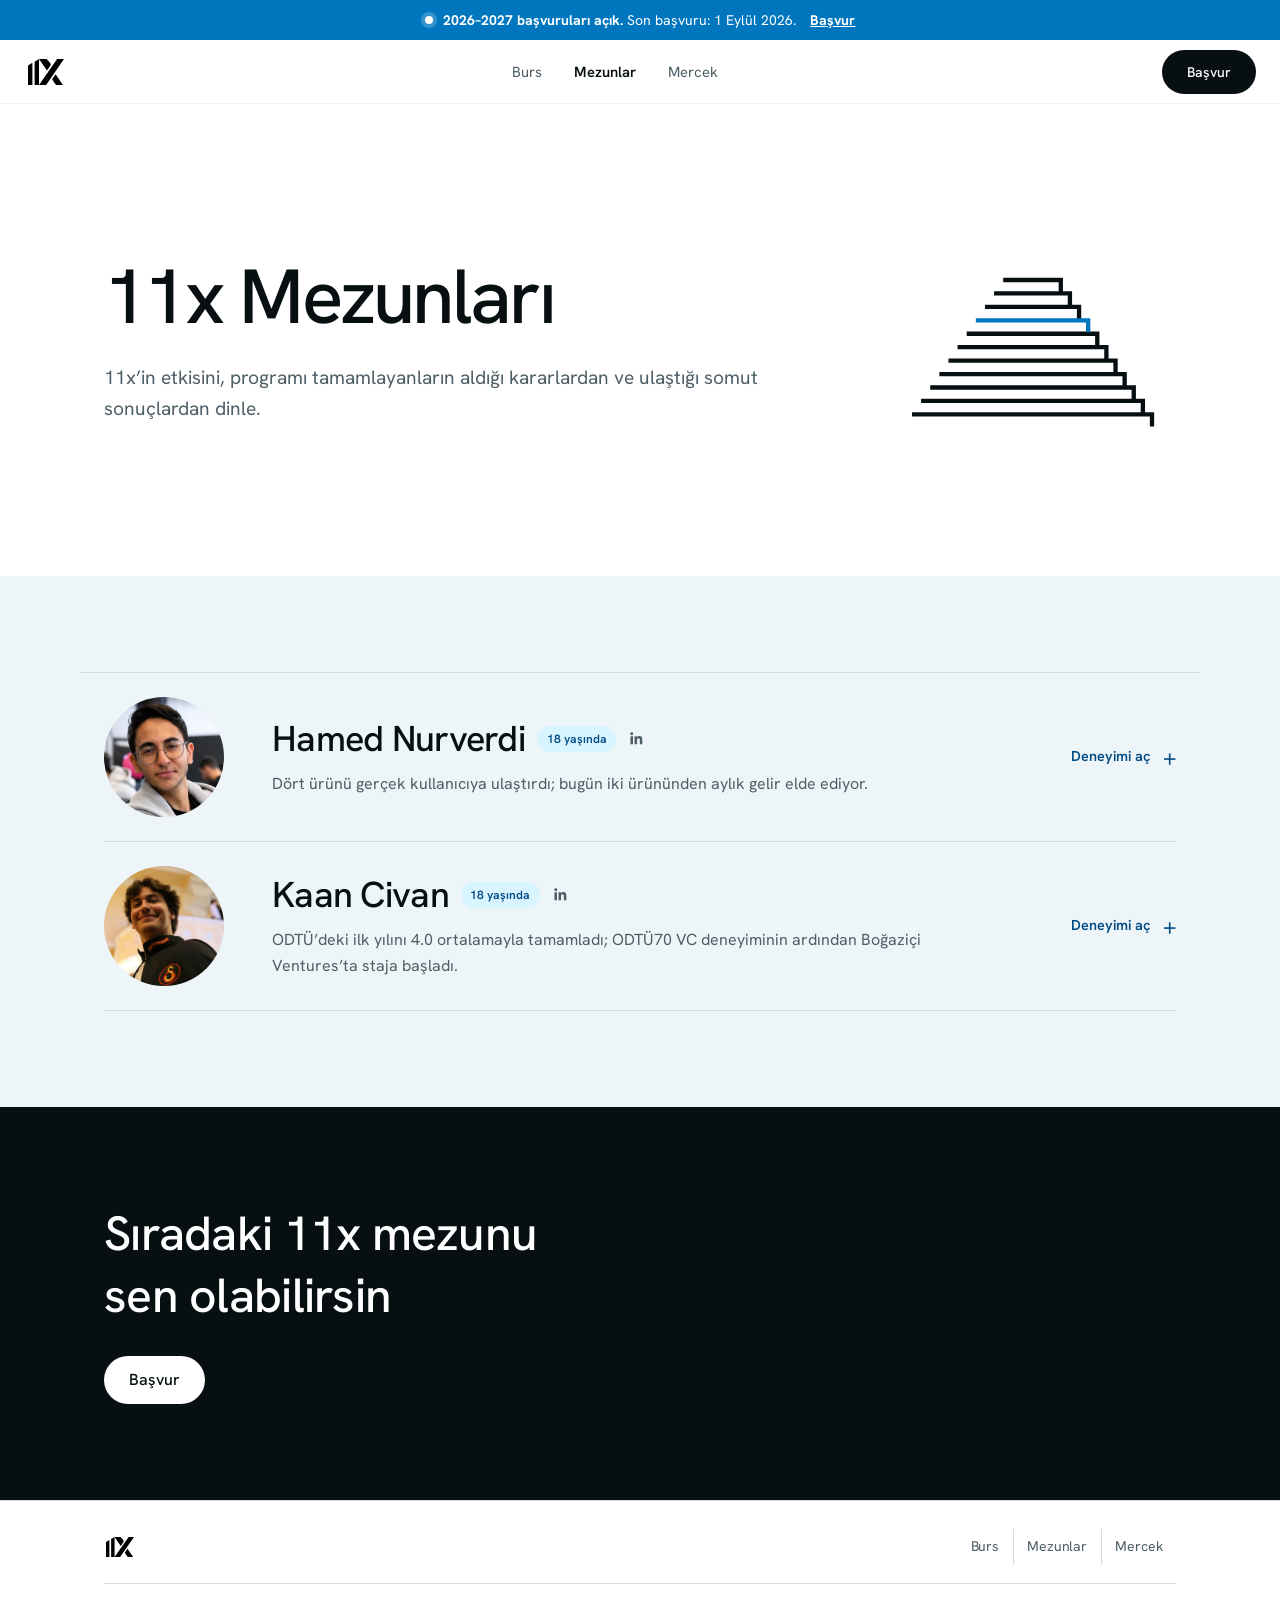
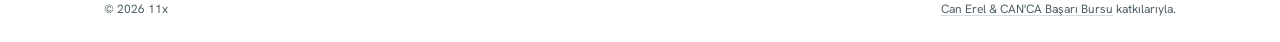
<file: mezunlar.html>
<!DOCTYPE html>
<html lang="tr">
  <head>
    <meta charset="utf-8">
    <!-- Google tag (gtag.js) -->
    <script async src="https://www.googletagmanager.com/gtag/js?id=G-90TMK4M0CC"></script>
    <script>
      window.dataLayer = window.dataLayer || [];
      function gtag(){dataLayer.push(arguments);}
      gtag('js', new Date());

      gtag('config', 'G-90TMK4M0CC');
    </script>
    <meta http-equiv="refresh" content="0; url=/mezunlar/">
    <link rel="canonical" href="https://11xburs.com/mezunlar/">
    <title>11x Mezunları</title>
    <script>
      location.replace("/mezunlar/");
    </script>
  </head>
  <body>
    <p><a href="/mezunlar/">11x Mezunları</a></p>
  </body>
</html>
</file>
<file: styles.css>
:root {
  color-scheme: light;
  --color-bg: oklch(1 0 0);
  --color-surface: oklch(0.965 0.008 230);
  --color-ink: oklch(0.16 0.015 230);
  --color-muted: oklch(0.47 0.025 230);
  --color-line: oklch(0.89 0.012 230);
  --color-primary: oklch(0.52 0.19 230);
  --color-primary-soft: oklch(0.95 0.035 230);
  --color-primary-dark: oklch(0.38 0.16 230);
  --color-on-primary: oklch(1 0 0);
  --container: 70rem;
  --gutter: clamp(1.25rem, 3vw, 1.5rem);
  --radius: 0.25rem;
  --ease-out: cubic-bezier(0.16, 1, 0.3, 1);
  --z-sticky: 20;
}

*,
*::before,
*::after {
  box-sizing: border-box;
}

html {
  scroll-behavior: smooth;
  scroll-padding-top: 8rem;
}

body {
  margin: 0;
  background: var(--color-bg);
  color: var(--color-ink);
  font-family: "Hanken Grotesk", sans-serif;
  font-size: 1rem;
  line-height: 1.5;
  font-kerning: normal;
  font-optical-sizing: auto;
  -webkit-font-smoothing: antialiased;
  text-rendering: optimizeLegibility;
}

body,
button,
input,
textarea {
  font-family: "Hanken Grotesk", sans-serif;
}

img,
svg {
  display: block;
  max-width: 100%;
}

img {
  height: auto;
}

a {
  color: inherit;
}

h1,
h2,
h3,
p,
blockquote,
figure,
dl,
dd {
  margin: 0;
}

h1,
h2,
h3 {
  font-weight: 500;
  letter-spacing: -0.02em;
  line-height: 1.2;
  text-wrap: balance;
}

h3 {
  font-weight: 600;
}

p,
li {
  text-wrap: pretty;
}

button,
a {
  -webkit-tap-highlight-color: transparent;
}

:focus-visible {
  outline: 3px solid var(--color-primary);
  outline-offset: 4px;
}

.sr-only {
  position: absolute;
  width: 1px;
  height: 1px;
  overflow: hidden;
  clip: rect(0, 0, 0, 0);
  clip-path: inset(50%);
  white-space: nowrap;
}

.container {
  width: 100%;
  max-width: var(--container);
  margin-inline: auto;
  padding-left: max(var(--gutter), env(safe-area-inset-left));
  padding-right: max(var(--gutter), env(safe-area-inset-right));
}

.skip-link {
  position: fixed;
  z-index: calc(var(--z-sticky) + 1);
  top: 0.75rem;
  left: 0.75rem;
  translate: 0 -180%;
  padding: 0.6rem 0.9rem;
  border-radius: var(--radius);
  background: var(--color-ink);
  color: var(--color-bg);
  font-weight: 600;
  text-decoration: none;
}

.skip-link:focus {
  translate: 0;
}

.announcement {
  background: var(--color-primary);
  color: var(--color-on-primary);
  font-size: 0.875rem;
  line-height: 1.5;
}

.announcement__inner {
  display: flex;
  min-height: 2.5rem;
  align-items: center;
  justify-content: center;
  gap: 0.65rem;
  text-align: center;
}

.announcement__inner a {
  margin-left: 0.25rem;
  font-weight: 700;
}

.announcement__dot {
  width: 0.5rem;
  height: 0.5rem;
  flex: 0 0 auto;
  border-radius: 50%;
  background: var(--color-on-primary);
  box-shadow: 0 0 0 0.25rem oklch(1 0 0 / 0.2);
}

.site-header {
  position: sticky;
  z-index: var(--z-sticky);
  top: 0;
  box-shadow: inset 0 -1px oklch(0 0 0 / 0.05);
  background: oklch(1 0 0 / 0.82);
  backdrop-filter: blur(4px);
}

.nav {
  display: flex;
  min-height: 4rem;
  max-width: 80rem;
  align-items: center;
  justify-content: space-between;
  gap: 1.5rem;
}

.wordmark {
  display: inline-flex;
  min-width: 2.75rem;
  min-height: 2.75rem;
  align-items: center;
  justify-content: center;
  gap: 0.8rem;
  color: var(--color-ink);
  text-decoration: none;
}

.wordmark__logo {
  width: 2.25rem;
  flex: 0 0 auto;
}

.nav__links {
  display: flex;
  align-items: center;
  gap: clamp(1rem, 2.5vw, 2rem);
}

.nav__links a {
  color: var(--color-muted);
  font-size: 0.92rem;
  font-weight: 400;
  text-decoration: none;
  transition: color 160ms ease;
}

.nav__links a:hover {
  color: var(--color-ink);
}

.nav__links a[aria-current="page"] {
  color: var(--color-ink);
  font-weight: 600;
}

.button {
  display: inline-flex;
  min-height: 3rem;
  align-items: center;
  justify-content: center;
  gap: 0.65rem;
  border: 1px solid transparent;
  border-radius: 999px;
  padding: 0.625rem 1.5rem;
  font-size: 1rem;
  font-weight: 500;
  line-height: 1;
  text-decoration: none;
  transition:
    translate 180ms var(--ease-out),
    background-color 180ms ease,
    color 180ms ease,
    border-color 180ms ease;
}

.button:hover {
  translate: 0 -2px;
}

.button--small {
  min-height: 2.75rem;
  padding: 0.375rem 1.5rem;
  font-size: 0.875rem;
  line-height: 1.5;
}

.button--dark {
  background: var(--color-ink);
  color: var(--color-bg);
}

.button--dark:hover {
  background: var(--color-primary-dark);
}

.button--outline {
  border-color: var(--color-line);
  background: var(--color-bg);
  color: var(--color-ink);
}

.button--outline:hover {
  border-color: var(--color-ink);
}

.button--light {
  background: var(--color-bg);
  color: var(--color-ink);
}

.hero {
  padding-block: 9rem 6rem;
  text-align: center;
}

.hero__art {
  width: 15rem;
  aspect-ratio: 4 / 3;
  margin-inline: auto;
  object-fit: contain;
  animation: hero-arrive 850ms var(--ease-out) both;
}

.hero__copy {
  max-width: 58rem;
  margin: 2.5rem auto 0;
  animation: hero-arrive 850ms 90ms var(--ease-out) both;
}

.hero h1 {
  font-size: 3.5rem;
  line-height: 1.2;
  letter-spacing: -0.0275em;
}

.hero__lead {
  max-width: 48rem;
  margin: 1.25rem auto 0;
  color: var(--color-muted);
  font-size: 1.125rem;
  line-height: 1.625;
}

.hero__actions {
  display: flex;
  flex-wrap: wrap;
  justify-content: center;
  gap: 0.75rem;
  margin-top: 1.75rem;
}

.fact-strip {
  display: grid;
  grid-template-columns: repeat(4, 1fr);
  max-width: 64rem;
  margin: 4.5rem auto 0;
  border-block: 1px solid var(--color-line);
}

.fact-strip div {
  padding: 1.25rem 1rem;
}

.fact-strip div + div {
  border-left: 1px solid var(--color-line);
}

.fact-strip dt {
  color: var(--color-muted);
  font-size: 0.8rem;
}

.fact-strip dd {
  margin-top: 0.15rem;
  font-size: 1.125rem;
  font-weight: 600;
  letter-spacing: -0.015em;
}

.section {
  padding-block: 6rem;
}

.section--surface {
  background: var(--color-surface);
}

.section-heading h2,
.community h2,
.requirements h2,
.faq-layout h2,
.application h2 {
  font-size: clamp(2rem, 4vw, 3rem);
  line-height: 1.3;
  letter-spacing: -0.015em;
}

.section-heading {
  display: grid;
  grid-template-columns: minmax(0, 1.05fr) minmax(18rem, 0.65fr);
  gap: 5rem;
  align-items: end;
  padding-bottom: 3rem;
}

.section-heading > p {
  max-width: 36rem;
  color: var(--color-muted);
  font-size: 1rem;
  line-height: 1.625;
}

.support-list {
  border-top: 1px solid var(--color-line);
}

.support-row {
  display: grid;
  grid-template-columns: minmax(12rem, 0.7fr) minmax(18rem, 1.3fr);
  gap: 3rem;
  padding-block: 2.25rem;
  border-bottom: 1px solid var(--color-line);
}

.support-row h3 {
  font-size: 1.5rem;
  line-height: 1.4;
  letter-spacing: -0.01em;
}

.support-row p {
  max-width: 43rem;
  color: var(--color-muted);
  font-size: 1.125rem;
  line-height: 1.625;
}

.community {
  overflow: hidden;
  background: var(--color-primary-dark);
  color: var(--color-on-primary);
}

.community__layout {
  display: grid;
  grid-template-columns: minmax(0, 1fr) minmax(20rem, 0.8fr);
  gap: 6rem;
}

.community__label,
.application__status {
  margin-bottom: 1rem;
  font-size: 0.75rem;
  font-weight: 600;
  letter-spacing: 0.06em;
  text-transform: uppercase;
}

.community__copy {
  padding-top: 0.5rem;
}

.community__copy > p {
  font-size: 1.125rem;
  line-height: 1.625;
}

.community__copy ul {
  margin: 2rem 0 0;
  padding: 0;
  list-style: none;
}

.community__copy li {
  position: relative;
  padding: 1rem 0 1rem 1.75rem;
  border-top: 1px solid oklch(1 0 0 / 0.24);
}

.community__copy li::before {
  position: absolute;
  left: 0;
  content: "→";
}

.section-heading--compact {
  grid-template-columns: 1fr;
  max-width: 42rem;
  padding-bottom: 2.5rem;
}

.section-heading--solo {
  grid-template-columns: 1fr;
  max-width: 46rem;
}

.mentors {
  display: grid;
  grid-template-columns: repeat(2, 1fr);
  border-block: 1px solid var(--color-line);
}

.mentor {
  display: grid;
  grid-template-columns: 5.5rem minmax(0, 1fr);
  gap: 1.25rem;
  align-items: start;
  padding: 2.5rem;
}

.mentor + .mentor {
  border-left: 1px solid var(--color-line);
}

.mentor__photo {
  width: 5.5rem;
  aspect-ratio: 1;
  border: 1px solid var(--color-line);
  border-radius: 50%;
  object-fit: cover;
}

.mentor__content {
  display: flex;
  min-width: 0;
  height: 100%;
  flex-direction: column;
}

.mentor h3 {
  font-size: 1.5rem;
  line-height: 1.4;
  letter-spacing: -0.01em;
}

.mentor__role {
  margin-top: 0.25rem;
  color: var(--color-primary-dark);
  font-weight: 600;
}

.mentor__role a {
  text-decoration-thickness: 1px;
  text-underline-offset: 0.18em;
}

.mentor__content > p:not(.mentor__role) {
  margin-top: 1.25rem;
  color: var(--color-muted);
  line-height: 1.625;
}

.mentor__content > a {
  display: inline-block;
  align-self: flex-start;
  margin-top: auto;
  padding-top: 1.5rem;
  color: var(--color-ink);
  font-weight: 600;
  text-underline-offset: 0.2em;
}

.requirements {
  display: grid;
  grid-template-columns: minmax(16rem, 0.65fr) minmax(0, 1.35fr);
  gap: 5rem;
}

.requirements > div:first-child > p {
  max-width: 28rem;
  margin-top: 1.5rem;
  color: var(--color-muted);
  font-size: 1rem;
}

.requirements__columns {
  display: grid;
  grid-template-columns: repeat(2, 1fr);
  gap: 3rem;
}

.requirements h3 {
  font-size: 1.4rem;
}

.check-list {
  margin: 1.5rem 0 0;
  padding: 0;
  list-style: none;
}

.check-list li {
  position: relative;
  padding: 0.85rem 0 0.85rem 1.8rem;
  border-top: 1px solid var(--color-line);
  line-height: 1.6;
}

.check-list li::before {
  position: absolute;
  left: 0;
  color: var(--color-primary);
  content: "✓";
  font-weight: 700;
}

.faq-layout {
  display: grid;
  grid-template-columns: minmax(16rem, 0.7fr) minmax(0, 1.3fr);
  gap: 5rem;
}

.faq {
  border-top: 1px solid var(--color-line);
}

.faq details {
  border-bottom: 1px solid var(--color-line);
}

.faq summary {
  position: relative;
  padding: 1.45rem 3rem 1.45rem 0;
  cursor: pointer;
  font-size: 1.12rem;
  font-weight: 600;
  list-style: none;
}

.faq summary::-webkit-details-marker {
  display: none;
}

.faq summary::after {
  position: absolute;
  top: 50%;
  right: 0.25rem;
  color: var(--color-primary);
  content: "+";
  font-size: 1.6rem;
  font-weight: 400;
  translate: 0 -50%;
}

.faq details[open] summary::after {
  content: "–";
}

.faq details p {
  max-width: 42rem;
  padding: 0 3rem 1.5rem 0;
  color: var(--color-muted);
  line-height: 1.625;
}

.alumni-voices {
  background: var(--color-surface);
}

.alumni-highlight {
  display: grid;
  grid-template-columns: minmax(16rem, 0.6fr) minmax(0, 1.4fr);
  border-block: 1px solid var(--color-line);
}

.alumni-highlight + .alumni-highlight {
  border-top: 0;
}

.alumni-highlight__quote {
  display: flex;
  min-width: 0;
  align-items: center;
  padding: clamp(2rem, 4vw, 3rem) 0 clamp(2rem, 4vw, 3rem)
    clamp(2rem, 5vw, 4.5rem);
}

.alumni-highlight__quote blockquote {
  max-width: 50rem;
  font-size: 1.125rem;
  font-weight: 400;
  line-height: 1.65;
  letter-spacing: -0.005em;
  text-wrap: pretty;
}

.alumni-highlight__person {
  display: flex;
  flex-direction: column;
  justify-content: center;
  gap: 1.25rem;
  border-right: 1px solid var(--color-line);
  padding: clamp(2rem, 4vw, 3rem) clamp(2rem, 4vw, 3rem)
    clamp(2rem, 4vw, 3rem) 0;
}

.alumni-highlight__person h3 {
  font-size: 1.25rem;
}

.age-badge {
  display: inline-flex;
  min-height: 1.6rem;
  align-items: center;
  border-radius: 999px;
  padding: 0.2rem 0.6rem;
  background: var(--color-primary-soft);
  color: var(--color-primary-dark);
  font-size: 0.75rem;
  font-weight: 600;
  letter-spacing: 0;
  line-height: 1;
  vertical-align: 0.15em;
  white-space: nowrap;
}

.alumni-highlight__person h3 .age-badge {
  margin-left: 0.4rem;
}

.alumni-highlight__person p {
  max-width: 30rem;
  margin-top: 0.625rem;
  color: var(--color-muted);
  font-size: 0.9375rem;
  line-height: 1.625;
}

.alumni-voices__footer {
  display: flex;
  justify-content: flex-end;
  margin-top: 2rem;
}

.alumni-portrait {
  display: block;
  width: 7.5rem;
  aspect-ratio: 1;
  flex: 0 0 auto;
  border-radius: 50%;
  background: var(--color-primary);
  box-shadow: inset 0 0 0 1px oklch(1 0 0 / 0.18);
  object-fit: cover;
  object-position: center;
}

.alumni-portrait--small {
  width: 5.5rem;
}

.alumni-page-hero {
  display: grid;
  grid-template-columns: minmax(0, 1fr) 18rem;
  gap: clamp(3rem, 8vw, 8rem);
  align-items: center;
  padding-block: clamp(5rem, 10vw, 8rem);
}

.alumni-page-hero__copy {
  max-width: 46rem;
}

.alumni-page-hero h1 {
  font-size: clamp(2.75rem, 6vw, 5rem);
  line-height: 1.08;
  letter-spacing: -0.035em;
}

.alumni-page-hero p {
  max-width: 42rem;
  margin-top: 1.5rem;
  color: var(--color-muted);
  font-size: 1.2rem;
  line-height: 1.625;
}

.alumni-page-hero__art {
  width: 100%;
  aspect-ratio: 4 / 3;
  object-fit: contain;
  animation: hero-arrive 850ms var(--ease-out) both;
}

.graduate-list {
  border-top: 1px solid var(--color-line);
}

.graduate-entry {
  border-bottom: 1px solid var(--color-line);
}

.graduate-entry > summary {
  display: grid;
  grid-template-columns: 7.5rem minmax(0, 1fr) auto;
  gap: clamp(1.5rem, 4vw, 3rem);
  align-items: center;
  min-height: 10rem;
  padding-block: 1.5rem;
  cursor: pointer;
  list-style: none;
}

.graduate-entry > summary::-webkit-details-marker {
  display: none;
}

.graduate-entry__identity {
  display: flex;
  min-width: 0;
  flex-direction: column;
  gap: 0.65rem;
}

.graduate-entry__identity strong {
  font-size: clamp(1.65rem, 3vw, 2.25rem);
  font-weight: 500;
  letter-spacing: -0.02em;
  line-height: 1.2;
}

.graduate-entry__name {
  display: flex;
  flex-wrap: wrap;
  align-items: center;
  gap: 0.75rem;
  color: var(--color-ink);
}

.graduate-entry__badges {
  display: inline-flex;
  align-items: center;
  gap: 0.4rem;
}

.graduate-entry__bio {
  max-width: 43rem;
  color: var(--color-muted);
  line-height: 1.625;
}

.graduate-entry__toggle {
  display: inline-flex;
  min-width: 8.5rem;
  min-height: 2.75rem;
  align-items: center;
  justify-content: flex-end;
  gap: 0.75rem;
  color: var(--color-primary-dark);
  font-size: 0.9rem;
  font-weight: 600;
}

.graduate-entry__toggle::after {
  content: "+";
  font-size: 1.5rem;
  font-weight: 400;
}

.graduate-entry__close-label {
  display: none;
}

.graduate-entry[open] .graduate-entry__open-label {
  display: none;
}

.graduate-entry[open] .graduate-entry__close-label {
  display: inline;
}

.graduate-entry[open] .graduate-entry__toggle::after {
  content: "–";
}

.graduate-entry__body {
  border-top: 1px solid var(--color-line);
  padding-left: calc(7.5rem + clamp(1.5rem, 4vw, 3rem));
}

.profile-link {
  display: inline-flex;
  width: 1.75rem;
  height: 1.75rem;
  align-items: center;
  justify-content: center;
  border: 0;
  border-radius: 0.25rem;
  padding: 0.35rem;
  background: transparent;
  color: var(--color-muted);
  flex: 0 0 auto;
  text-decoration: none;
  transition: color 180ms var(--ease-out);
}

.profile-link:hover {
  color: var(--color-primary-dark);
}

.profile-link svg {
  width: 100%;
  height: 100%;
}

.graduate-story {
  display: grid;
  grid-template-columns: minmax(9rem, 0.35fr) minmax(0, 1fr);
  gap: clamp(2rem, 5vw, 5rem);
  padding-block: clamp(2rem, 5vw, 3.5rem);
  border-bottom: 1px solid var(--color-line);
}

.graduate-story:last-child {
  border-bottom: 0;
}

.graduate-story figcaption {
  color: var(--color-primary-dark);
  font-size: 0.9rem;
  font-weight: 600;
}

.graduate-story blockquote {
  max-width: 46rem;
  font-size: clamp(1.2rem, 2.25vw, 1.65rem);
  font-weight: 500;
  line-height: 1.55;
  letter-spacing: -0.012em;
  text-wrap: pretty;
}

.application {
  background: var(--color-ink);
  color: var(--color-bg);
}

.application__intro {
  max-width: 40rem;
  text-align: left;
}

.application__intro .button {
  margin-top: 1.75rem;
}

.footer {
  border-top: 1px solid var(--color-line);
  padding: 1.75rem 0 1.5rem;
}

.footer__row {
  display: flex;
  align-items: center;
  justify-content: space-between;
  gap: 1.5rem 2.5rem;
}

.footer .wordmark--footer {
  min-width: 2rem;
  min-height: 2rem;
  flex: 0 0 auto;
}

.footer .wordmark--footer .wordmark__logo {
  width: 1.75rem;
}

.footer__nav {
  display: flex;
  flex-wrap: wrap;
  align-items: center;
  justify-content: flex-end;
  gap: 0.15rem 0;
  margin: 0;
  padding: 0;
  list-style: none;
}

.footer__nav a {
  display: inline-flex;
  align-items: center;
  min-height: 2.25rem;
  padding: 0 0.85rem;
  color: var(--color-muted);
  font-size: 0.875rem;
  letter-spacing: -0.01em;
  text-decoration: none;
  transition: color 160ms ease;
}

.footer__nav a:hover {
  color: var(--color-ink);
}

.footer__nav li + li a {
  border-left: 1px solid var(--color-line);
}

.footer__meta {
  display: flex;
  flex-wrap: wrap;
  align-items: baseline;
  justify-content: space-between;
  gap: 0.75rem 1.5rem;
  margin-top: 1.15rem;
  padding-top: 1rem;
  border-top: 1px solid var(--color-line);
  color: var(--color-muted);
  font-size: 0.75rem;
  line-height: 1.5;
}

.footer__meta p {
  margin: 0;
}

.footer__meta a {
  color: inherit;
  text-decoration: underline;
  text-decoration-color: var(--color-line);
  text-underline-offset: 0.18em;
  transition: color 160ms ease, text-decoration-color 160ms ease;
}

.footer__meta a:hover {
  color: var(--color-ink);
  text-decoration-color: var(--color-ink);
}

@keyframes hero-arrive {
  from {
    transform: translateY(18px) scale(0.98);
  }
  to {
    transform: translateY(0) scale(1);
  }
}

/* —— 11x Mercek —— */

.page-mercek {
  --color-bg: oklch(0.985 0.004 230);
}

.page-mercek .site-header {
  background: oklch(0.985 0.004 230 / 0.92);
  box-shadow: inset 0 -1px oklch(0 0 0 / 0.08);
}

.mercek-hero {
  display: grid;
  grid-template-columns: minmax(0, 1fr) 16rem;
  gap: clamp(2.5rem, 7vw, 6rem);
  align-items: center;
  padding-block: clamp(4rem, 9vw, 7rem);
}

.mercek-hero__copy {
  max-width: 44rem;
}

.mercek-hero__eyebrow {
  margin-bottom: 1rem;
  color: var(--color-primary-dark);
  font-size: 0.75rem;
  font-weight: 600;
  letter-spacing: 0.06em;
  text-transform: uppercase;
}

.mercek-hero h1 {
  font-size: clamp(2.75rem, 6vw, 4.5rem);
  line-height: 1.08;
  letter-spacing: -0.035em;
}

.mercek-hero__lead {
  max-width: 40rem;
  margin-top: 1.25rem;
  color: var(--color-muted);
  font-size: 1.125rem;
  line-height: 1.625;
}

.mercek-hero__actions {
  display: flex;
  flex-wrap: wrap;
  gap: 0.75rem;
  margin-top: 2rem;
}

.mercek-hero__art {
  width: 100%;
  aspect-ratio: 4 / 3;
  object-fit: contain;
  animation: hero-arrive 850ms var(--ease-out) both;
}

.mercek-facts-wrap {
  padding-block: 0;
}

.fact-strip--mercek {
  margin: 0;
  padding-block: 2rem;
}

.mercek-pillars {
  display: grid;
  grid-template-columns: repeat(3, 1fr);
  gap: 0;
  border: 1px solid var(--color-line);
}

.mercek-pillar {
  padding: clamp(1.75rem, 4vw, 2.5rem);
}

.mercek-pillar + .mercek-pillar {
  border-left: 1px solid var(--color-line);
}

.mercek-pillar h3 {
  font-size: 1.125rem;
}

.mercek-pillar p {
  margin-top: 0.75rem;
  color: var(--color-muted);
  font-size: 1rem;
  line-height: 1.6;
}

.mercek-process {
  display: grid;
  grid-template-columns: minmax(0, 1fr) minmax(16rem, 0.55fr);
  gap: clamp(2.5rem, 6vw, 5rem);
  align-items: start;
}

.mercek-process__lead {
  max-width: 40rem;
  margin-top: 1rem;
  color: var(--color-muted);
  font-size: 1.125rem;
  line-height: 1.625;
}

.mercek-process__steps {
  margin: 0;
  padding: 0;
  list-style: none;
  counter-reset: mercek-step;
  border-top: 1px solid var(--color-line);
}

.mercek-process__steps li {
  position: relative;
  padding: 1.25rem 0 1.25rem 2.75rem;
  border-bottom: 1px solid var(--color-line);
  font-size: 1.05rem;
  line-height: 1.5;
}

.mercek-process__steps li::before {
  position: absolute;
  left: 0;
  top: 1.25rem;
  counter-increment: mercek-step;
  content: counter(mercek-step);
  display: grid;
  width: 1.75rem;
  height: 1.75rem;
  place-items: center;
  border-radius: 50%;
  background: var(--color-primary-soft);
  color: var(--color-primary-dark);
  font-size: 0.8rem;
  font-weight: 600;
}

.requirements--mercek {
  grid-template-columns: minmax(0, 1fr) minmax(18rem, 0.65fr);
}

.check-list--mercek {
  margin: 0;
}

.mercek-teaser {
  border-block: 1px solid var(--color-line);
  background: var(--color-surface);
}

.mercek-teaser__layout {
  display: grid;
  grid-template-columns: minmax(0, 1fr) minmax(18rem, 0.75fr);
  gap: clamp(2rem, 6vw, 5rem);
  align-items: end;
}

.mercek-teaser__label {
  margin-bottom: 1rem;
  color: var(--color-primary-dark);
  font-size: 0.75rem;
  font-weight: 600;
  letter-spacing: 0.06em;
  text-transform: uppercase;
}

.mercek-teaser h2 {
  font-size: clamp(1.75rem, 4vw, 2.5rem);
}

.mercek-teaser__copy > p {
  color: var(--color-muted);
  font-size: 1.0625rem;
  line-height: 1.625;
}

.mercek-teaser__copy .button {
  margin-top: 1.5rem;
}

@media (max-width: 47.999rem) {
  .nav__links {
    display: none;
  }

  .section-heading,
  .community__layout,
  .requirements,
  .faq-layout,
  .alumni-highlight {
    grid-template-columns: 1fr;
    gap: 2.5rem;
  }

  .section-heading {
    align-items: start;
  }

  .support-row {
    grid-template-columns: minmax(10rem, 0.55fr) minmax(16rem, 1fr);
  }

  .alumni-highlight__quote {
    padding: 2rem 0;
  }

  .alumni-highlight {
    gap: 0;
  }

  .alumni-highlight__person {
    border-right: 0;
    border-bottom: 1px solid var(--color-line);
    padding-inline: 0;
  }

  .mercek-pillars {
    grid-template-columns: 1fr;
  }

  .mercek-pillar + .mercek-pillar {
    border-left: 0;
    border-top: 1px solid var(--color-line);
  }

  .requirements--mercek,
  .mercek-teaser__layout,
  .mercek-process {
    grid-template-columns: 1fr;
    gap: 2.5rem;
  }
}

@media (max-width: 47.5rem) {
  html {
    scroll-padding-top: 6rem;
  }

  .announcement__inner {
    justify-content: flex-start;
    padding-block: 0.55rem;
    font-size: 0.8125rem;
    line-height: 1.4;
    text-align: left;
  }

  .announcement__inner a {
    display: none;
  }

  .announcement__dot {
    align-self: flex-start;
    margin-top: 0.35rem;
  }

  .nav {
    min-height: 3.75rem;
    gap: 1rem;
  }

  .nav .button--small {
    min-height: 2.75rem;
    padding-inline: 1.125rem;
    font-size: 0.8125rem;
  }

  .section {
    padding-block: 4.5rem;
  }

  .section-heading h2,
  .community h2,
  .requirements h2,
  .faq-layout h2,
  .application h2 {
    font-size: 1.75rem;
    line-height: 1.4;
    letter-spacing: -0.01em;
  }

  .fact-strip {
    margin-top: 4rem;
    grid-template-columns: 1fr;
  }

  .fact-strip div {
    display: flex;
    align-items: baseline;
    justify-content: space-between;
    gap: 1rem;
    padding: 1rem 0;
    text-align: left;
  }

  .fact-strip div + div {
    border-top: 1px solid var(--color-line);
    border-left: 0;
  }

  .support-row {
    grid-template-columns: 1fr;
    gap: 1.25rem;
  }

  .support-row > div {
    grid-column: 1;
  }

  .mentors,
  .requirements__columns {
    grid-template-columns: 1fr;
  }

  .mentor {
    padding-inline: 0;
  }

  .mentor + .mentor {
    border-top: 1px solid var(--color-line);
    border-left: 0;
  }

  .footer__row {
    flex-direction: column;
    align-items: flex-start;
    gap: 1rem;
  }

  .footer__nav {
    justify-content: flex-start;
    margin-left: -0.85rem;
  }

  .footer__nav a {
    min-height: 2.75rem;
  }

  .alumni-page-hero {
    grid-template-columns: 1fr 9rem;
    gap: 2rem;
  }

  .graduate-entry > summary {
    grid-template-columns: 5.5rem minmax(0, 1fr);
    gap: 1.25rem;
  }

  .graduate-entry > summary .alumni-portrait {
    width: 5.5rem;
  }

  .graduate-entry__toggle {
    grid-column: 2;
    min-width: 0;
    justify-content: flex-start;
  }

  .graduate-entry__body {
    padding-left: 0;
  }

  .graduate-story {
    grid-template-columns: 1fr;
    gap: 1rem;
  }
}

@media (max-width: 39.999rem) {
  .hero {
    padding-block: 3rem 4.5rem;
    text-align: center;
  }

  .hero__art {
    width: 11rem;
    margin-inline: auto;
  }

  .hero__copy {
    margin-top: 2rem;
  }

  .hero h1 {
    font-size: 2rem;
    line-height: 1.3;
    letter-spacing: -0.025em;
  }

  .hero__lead {
    margin-inline: auto;
    font-size: 1rem;
  }

  .hero__actions {
    justify-content: center;
    margin-top: 1.75rem;
  }

  .fact-strip {
    margin-top: 3.25rem;
  }

  .alumni-page-hero {
    grid-template-columns: 1fr;
    padding-block: 4rem;
  }

  .alumni-page-hero__art {
    width: 9rem;
    grid-row: 1;
  }

  .mercek-hero {
    grid-template-columns: 1fr;
    padding-block: 4rem;
  }

  .mercek-hero__art {
    width: 9rem;
    grid-row: 1;
  }

  .mercek-pillars {
    grid-template-columns: 1fr;
  }

  .mercek-teaser__layout {
    grid-template-columns: 1fr;
    gap: 2rem;
  }

  .mercek-process {
    grid-template-columns: 1fr;
  }
}

@media (max-width: 24rem) {
  .nav .button--small {
    padding-inline: 1rem;
  }

  .mentor {
    grid-template-columns: 1fr;
  }

  .graduate-entry > summary {
    grid-template-columns: 1fr;
  }

  .graduate-entry__toggle {
    grid-column: 1;
  }

  .hero__actions {
    width: min(100%, 20rem);
    margin-inline: auto;
    align-items: stretch;
    flex-direction: column;
  }
}

@media (prefers-reduced-motion: reduce) {
  html {
    scroll-behavior: auto;
  }

  *,
  *::before,
  *::after {
    scroll-behavior: auto !important;
    transition-duration: 0.01ms !important;
    animation-duration: 0.01ms !important;
    animation-iteration-count: 1 !important;
  }

}
</file>
